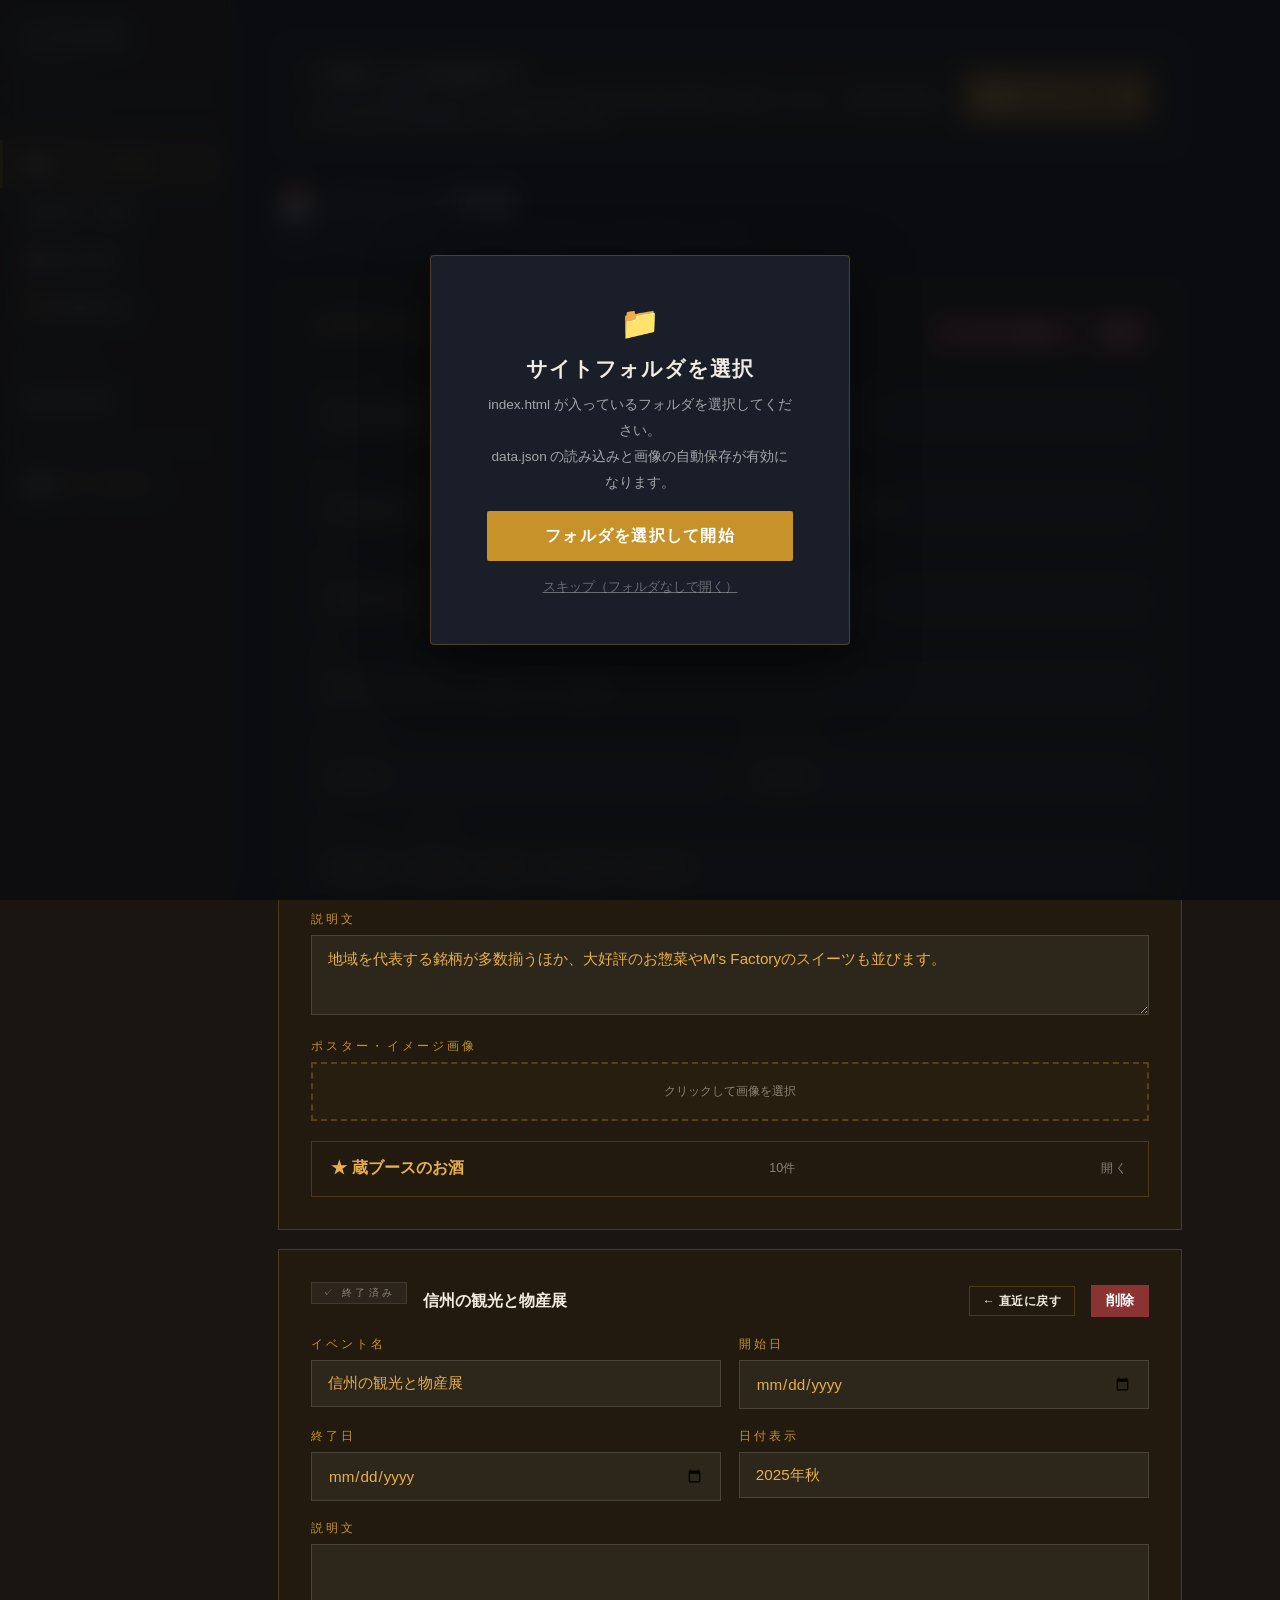
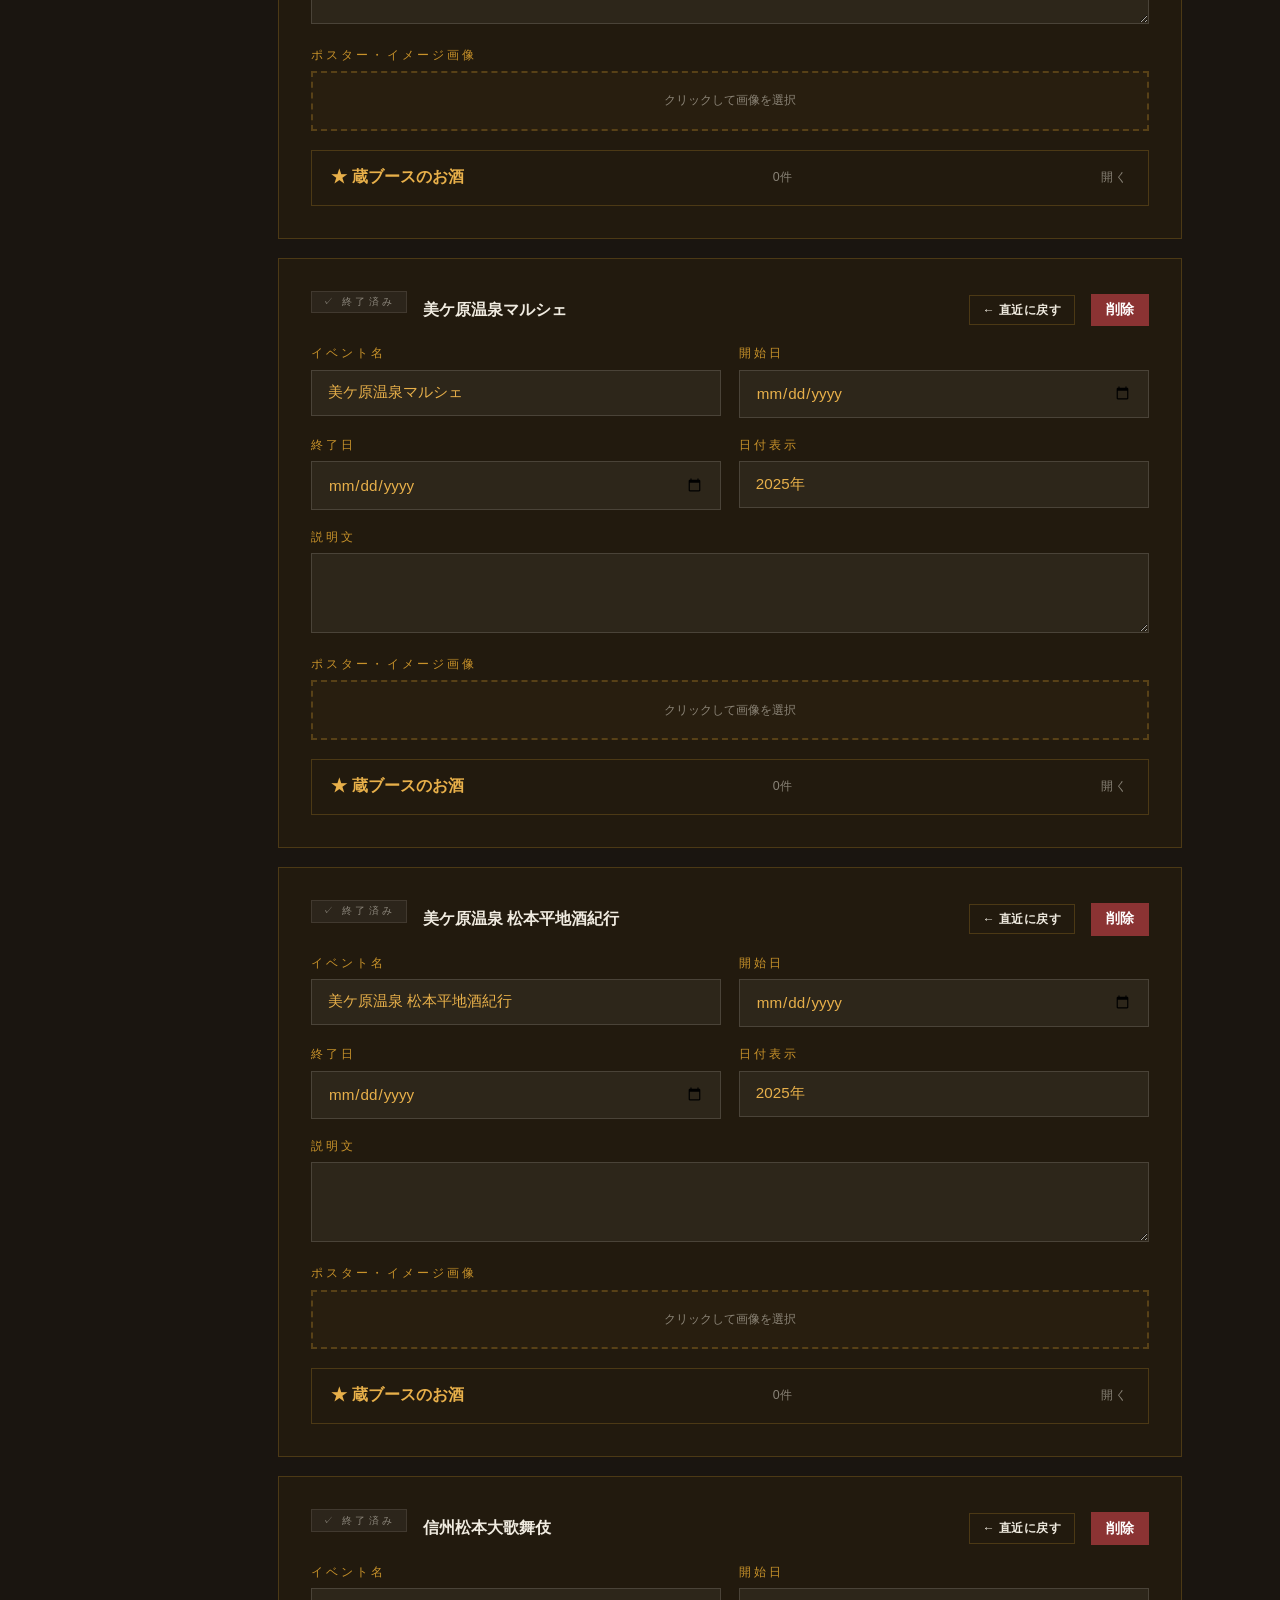
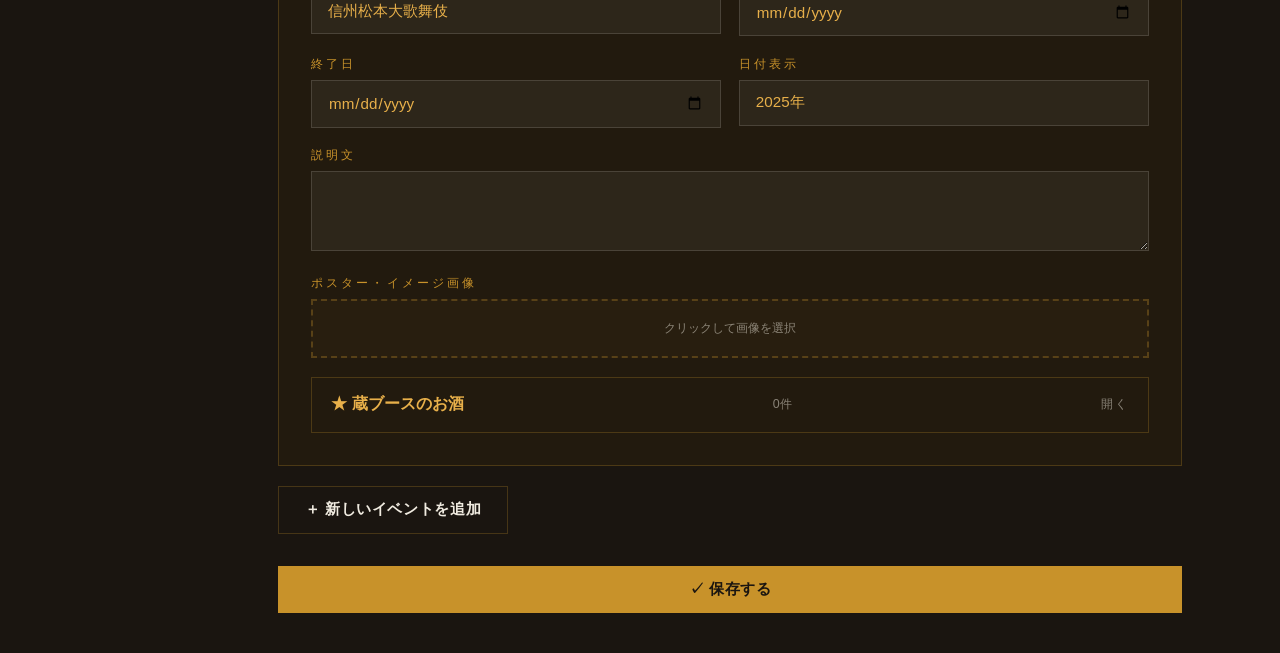
<file: admin.html>
<!DOCTYPE html>
<html lang="ja">
<head>
<meta charset="UTF-8">
<meta name="viewport" content="width=device-width, initial-scale=1.0">
<title>松本地酒家 — 管理画面</title>
<style>
:root{--amber:#C8922A;--amber-lt:#E8B04A;--bg:#1a1510;--sf:#2b1f0e;--sf2:#221a0e;--bd:rgba(200,146,42,0.25);--text:#f0ebe0;--muted:rgba(240,235,224,0.5);--ok:#4a7c4a;--ng:#8b3333;--serif:'Georgia',serif;--sans:'Hiragino Kaku Gothic ProN','Meiryo',sans-serif;}
*{box-sizing:border-box;margin:0;padding:0;}
body{background:var(--bg);color:var(--text);font-family:var(--sans);font-size:16px;}
#app{display:flex;min-height:100vh;}
#sidebar{width:230px;flex-shrink:0;background:var(--sf);border-right:1px solid var(--bd);padding:1.5rem 0;position:sticky;top:0;height:100vh;overflow-y:auto;}
.s-logo{font-family:var(--serif);font-size:1.1rem;letter-spacing:.15em;padding:0 1.5rem 1.5rem;border-bottom:1px solid var(--bd);margin-bottom:1rem;}
.s-label{font-size:.65rem;letter-spacing:.4em;color:var(--amber);text-transform:uppercase;padding:.5rem 1.5rem;margin-top:1rem;}
.nb{display:block;width:100%;text-align:left;padding:.85rem 1.5rem;background:transparent;border:none;color:var(--text);font-family:var(--sans);font-size:1rem;cursor:pointer;transition:background .2s;border-left:3px solid transparent;}
.nb:hover{background:rgba(200,146,42,.08);}.nb.active{background:rgba(200,146,42,.12);border-left-color:var(--amber);color:var(--amber-lt);}
#main{flex:1;padding:2.5rem 3rem;max-width:1000px;}
.panel{display:none;}.panel.active{display:block;}
.ptitle{font-family:var(--serif);font-size:1.8rem;letter-spacing:.08em;margin-bottom:.4rem;}
.psub{font-size:.85rem;color:var(--muted);margin-bottom:2rem;}
/* setup */
#setup{background:rgba(200,146,42,.08);border:1px solid var(--bd);padding:1.5rem 2rem;margin-bottom:2rem;display:flex;align-items:center;gap:1.5rem;flex-wrap:wrap;}
#setup.ok{background:rgba(74,124,74,.1);border-color:rgba(74,124,74,.3);}
.sst{font-size:.88rem;flex:1;}
.sst strong{display:block;font-size:1rem;margin-bottom:.25rem;}
/* card */
.card{background:var(--sf2);border:1px solid var(--bd);padding:2rem;margin-bottom:1.5rem;}
.ctitle{font-size:1.1rem;font-weight:bold;color:var(--amber-lt);margin-bottom:1.5rem;padding-bottom:.8rem;border-bottom:1px solid var(--bd);}
/* field */
.f{margin-bottom:1.2rem;}
.f label{display:block;font-size:.78rem;letter-spacing:.25em;color:var(--amber);margin-bottom:.45rem;text-transform:uppercase;}
.f input,.f select,.f textarea{width:100%;padding:.85rem 1rem;background:rgba(255,255,255,.05);border:1px solid rgba(240,235,224,.15);color:var(--amber-lt);font-family:var(--sans);font-size:.95rem;outline:none;transition:border-color .2s;-webkit-appearance:none;border-radius:0;}
.f input:focus,.f select:focus,.f textarea:focus{border-color:var(--amber);}
.f select option{background:#f6f1e8;color:#1b1712;}
.f textarea{resize:vertical;min-height:80px;}
.hint{font-size:.73rem;color:var(--muted);margin-top:.35rem;}
/* image pick */
.ipick{border:2px dashed rgba(200,146,42,.3);padding:1.2rem;text-align:center;cursor:pointer;transition:border-color .2s;background:rgba(200,146,42,.03);position:relative;}
.ipick:hover{border-color:var(--amber);}
.ipick.has{border-style:solid;border-color:rgba(200,146,42,.5);}
.ipick input[type=file]{position:absolute;inset:0;opacity:0;cursor:pointer;width:100%;height:100%;}
.ith{width:100%;max-height:160px;object-fit:cover;display:none;margin-bottom:.5rem;}
.ith.show{display:block;}
.ilb{font-size:.78rem;color:var(--muted);}
.ilb.named{color:var(--amber-lt);}
/* grid */
.g2{display:grid;grid-template-columns:1fr 1fr;gap:1.1rem;}
.g3{display:grid;grid-template-columns:1fr 1fr 1fr;gap:.9rem;}
.gimg{display:grid;grid-template-columns:repeat(auto-fill,minmax(170px,1fr));gap:1rem;}
/* btn */
.btn{display:inline-flex;align-items:center;gap:.5rem;padding:.8rem 1.6rem;font-family:var(--sans);font-size:.95rem;cursor:pointer;border:none;transition:opacity .2s,transform .1s;letter-spacing:.04em;font-weight:bold;border-radius:0;}
.btn:active{transform:scale(.98);}
.bp{background:var(--amber);color:#1a1510;}.bp:hover{opacity:.88;}
.bs{background:var(--ok);color:#fff;}
.bd{background:var(--ng);color:#fff;font-size:.82rem;padding:.45rem .9rem;}
.bg{background:transparent;border:1px solid var(--bd);color:var(--text);}.bg:hover{border-color:var(--amber);color:var(--amber-lt);}
.bsm{padding:.45rem .9rem;font-size:.85rem;}
.bbl{width:100%;justify-content:center;}
/* list */
.li{background:rgba(255,255,255,.03);border:1px solid var(--bd);padding:1.1rem 1.4rem;margin-bottom:.7rem;display:flex;align-items:center;gap:1rem;}
.lim{flex:1;}.lin{font-size:.97rem;font-weight:bold;margin-bottom:.18rem;}.lis{font-size:.8rem;color:var(--muted);}
.btag{font-size:.68rem;letter-spacing:.18em;padding:.18rem .65rem;background:rgba(200,146,42,.15);color:var(--amber-lt);border:1px solid rgba(200,146,42,.25);}
/* award row */
.ar{display:grid;grid-template-columns:110px 1fr 1fr 1fr auto;gap:.7rem;align-items:center;padding:.75rem 0;border-bottom:1px solid rgba(240,235,224,.06);}
.ar:last-child{border-bottom:none;}
.ar input,.ar select{width:100%;padding:.55rem .75rem;background:rgba(255,255,255,.05);border:1px solid rgba(240,235,224,.12);color:var(--amber-lt);font-family:var(--sans);font-size:.88rem;outline:none;}
.ar input:focus,.ar select:focus{border-color:var(--amber);}
.ar select option{background:#f6f1e8;color:#1b1712;}
/* tabs */
.tabs{display:flex;border-bottom:1px solid var(--bd);margin-bottom:2rem;}
.tb{padding:.65rem 1.4rem;background:transparent;border:none;color:var(--muted);font-family:var(--sans);font-size:.93rem;cursor:pointer;border-bottom:2px solid transparent;position:relative;top:1px;transition:color .2s;}
.tb.active{color:var(--amber-lt);border-bottom-color:var(--amber);}
/* event item */
.ev-item{background:var(--sf2);border:1px solid var(--bd);padding:2rem;margin-bottom:1.2rem;position:relative;}
.ev-status-badge{display:inline-block;font-size:.65rem;letter-spacing:.3em;padding:.2rem .7rem;text-transform:uppercase;margin-bottom:1rem;}
.ev-status-badge.upcoming{background:rgba(200,146,42,.2);color:var(--amber-lt);border:1px solid var(--bd);}
.ev-status-badge.ended{background:rgba(100,100,100,.15);color:var(--muted);border:1px solid rgba(240,235,224,.1);}
.ev-move-btn{font-size:.75rem;padding:.35rem .8rem;}
.sake-booth-editor{padding:0;margin-top:1rem;margin-bottom:0;overflow:hidden;}
.sake-booth-editor summary{list-style:none;display:flex;align-items:center;justify-content:space-between;gap:1rem;padding:1rem 1.2rem;cursor:pointer;color:var(--amber-lt);font-weight:bold;border-bottom:1px solid transparent;}
.sake-booth-editor summary::-webkit-details-marker{display:none;}
.sake-booth-editor summary::after{content:'開く';font-size:.72rem;letter-spacing:.18em;color:var(--muted);font-weight:normal;}
.sake-booth-editor[open] summary{border-bottom-color:var(--bd);}
.sake-booth-editor[open] summary::after{content:'閉じる';}
.sake-booth-editor-body{padding:1.2rem;}
hr.div{border:none;border-top:1px solid var(--bd);margin:1.5rem 0;}
/* export */
.exbox{background:rgba(200,146,42,.05);border:1px solid var(--bd);padding:2rem;text-align:center;margin-top:2rem;}
.steps{display:flex;gap:1rem;justify-content:center;margin:1.5rem 0;flex-wrap:wrap;}
.stp{text-align:center;flex:1;min-width:110px;max-width:145px;}
.stn{width:34px;height:34px;border-radius:50%;background:var(--amber);color:#1a1510;display:flex;align-items:center;justify-content:center;font-weight:bold;font-size:.95rem;margin:0 auto .45rem;}
.stt{font-size:.78rem;color:var(--muted);line-height:1.6;}
/* toast */
#toast{position:fixed;bottom:2rem;right:2rem;padding:.9rem 1.6rem;background:var(--ok);color:#fff;font-size:.95rem;font-weight:bold;z-index:9999;transform:translateY(100px);opacity:0;transition:all .35s ease;pointer-events:none;}
#toast.show{transform:translateY(0);opacity:1;}#toast.err{background:var(--ng);}
@media(max-width:700px){#sidebar{display:none;}#main{padding:1.5rem;}.g2,.g3{grid-template-columns:1fr;}.ar{grid-template-columns:1fr 1fr;}}
/* 起動時フォルダ選択オーバーレイ */
#startup-overlay {
  position: fixed; inset: 0; z-index: 9999;
  background: rgba(10,12,16,0.88);
  backdrop-filter: blur(12px);
  display: flex; align-items: center; justify-content: center;
}
#startup-box {
  background: #1A1E28;
  border: 1px solid rgba(200,146,42,.3);
  border-radius: 4px;
  padding: 3rem 3.5rem;
  text-align: center;
  max-width: 420px;
  width: 90%;
  box-shadow: 0 20px 60px rgba(0,0,0,.6);
}
#startup-btn {
  background: var(--amber);
  color: #fff;
  border: none;
  padding: .9rem 2.5rem;
  font-size: 1rem;
  font-weight: 600;
  letter-spacing: .08em;
  cursor: pointer;
  border-radius: 2px;
  transition: opacity .2s;
  width: 100%;
}
#startup-btn:hover { opacity: .85; }
#startup-btn:disabled { opacity: .5; cursor: default; }
</style>
</head>
<body>
<div id="app">

<aside id="sidebar">
  <div class="s-logo">松本地酒家<br><span style="font-size:.68rem;opacity:.4;letter-spacing:.2em;">管理画面</span></div>
  <div class="s-label">コンテンツ</div>
  <button class="nb active" onclick="SP('p-event',this)">📅 イベント情報</button>
  <button class="nb" onclick="SP('p-products',this)">🍶 商品・価格</button>
  <button class="nb" onclick="SP('p-breweries',this)">🏭 蔵元情報</button>
  <button class="nb" onclick="SP('p-awards',this)">🏆 酒類鑑評会</button>
  <div class="s-label">ビジュアル</div>
  <button class="nb" onclick="SP('p-images',this)">🖼 画像管理</button>
  <hr style="border:none;border-top:1px solid var(--bd);margin:1rem 0;">
  <button class="nb" onclick="SP('p-export',this)" style="color:var(--amber-lt);">💾 保存・書き出し</button>
</aside>

<main id="main">

<div id="setup">
  <div class="sst" id="sst">
    <strong>⚠ 作業フォルダが未設定です</strong>
    「フォルダを選択」でサイトのフォルダ（index.htmlがある場所）を選んでください。画像の自動保存とdata.jsonの直接書き出しが有効になります。
  </div>
  <button class="btn bp" onclick="selRoot()">📁 フォルダを選択</button>
</div>

<!-- ════ イベント ════ -->
<div class="panel active" id="p-event">
  <div class="ptitle">📅 イベント情報</div>
  <div class="psub">直近イベントを複数登録できます。終了後はアーカイブに移動してください。</div>
  <div id="event-items"></div>
  <button class="btn bg" onclick="addEvent()" style="margin-bottom:2rem;">＋ 新しいイベントを追加</button>
  <br><button class="btn bp bbl" onclick="saveAll()">✓ 保存する</button>
</div>

<!-- ════ 商品 ════ -->
<div class="panel" id="p-products">
  <div class="ptitle">🍶 商品・価格</div>
  <div class="psub">商品情報と画像を登録します</div>
  <div id="product-list"></div>
  <button class="btn bg" onclick="addProduct()" style="margin-bottom:1.5rem;">＋ 商品を追加</button>
  <br><button class="btn bp bbl" onclick="saveAll()">✓ 保存する</button>
</div>

<!-- ════ 蔵元 ════ -->
<div class="panel" id="p-breweries">
  <div class="ptitle">🏭 蔵元情報</div>
  <div class="psub">住所・連絡先・背景画像を編集します</div>
  <div class="tabs">
    <button class="tb active" onclick="ST('tm',this)">松本市</button>
    <button class="tb" onclick="ST('ts',this)">塩尻市</button>
    <button class="tb" onclick="ST('ta',this)">安曇野市</button>
  </div>
  <div id="tm"></div>
  <div id="ts" style="display:none;"></div>
  <div id="ta" style="display:none;"></div>
  <button class="btn bp bbl" style="margin-top:2rem;" onclick="saveAll()">✓ 保存する</button>
</div>

<!-- ════ 酒類鑑評会 ════ -->
<div class="panel" id="p-awards">
  <div class="ptitle">🏆 酒類鑑評会</div>
  <div class="psub">受賞記録を追加・削除します</div>
  <div class="card">
    <div class="ctitle">新しい受賞記録を追加</div>
    <div class="g2">
      <div class="f"><label>カテゴリ</label><select id="awcat" onchange="syncAwardCompetition('category')"><option value="national">全国新酒鑑評会</option><option value="kanto">関東信越国税局酒類鑑評会</option></select></div>
      <div class="f"><label>鑑評会名</label><select id="awc" onchange="syncAwardCompetition('competition')"><option>全国新酒鑑評会</option><option>関東信越国税局酒類鑑評会</option></select></div>
      <div class="f"><label>年度・回数</label><input type="text" id="awy" placeholder="例: 令和7年5月 / 第96回"></div>
    </div>
    <div style="font-size:.85rem;color:var(--muted);margin-bottom:.8rem;">受賞内容</div>
    <div id="award-entries">
      <div class="ar"><select><option>金賞</option><option>最優秀賞</option><option>優秀賞</option><option>入賞</option></select><input type="text" placeholder="銘柄名"><input type="text" placeholder="製造者"><input type="text" placeholder="部門"><button class="btn bd bsm" onclick="this.closest('.ar').remove()">削除</button></div>
    </div>
    <button class="btn bg bsm" onclick="addAR()" style="margin-top:1rem;">＋ 受賞を追加</button>
    <hr class="div">
    <button class="btn bs" onclick="saveAward()">✓ この年度を追加する</button>
  </div>
  <div class="card"><div class="ctitle">登録済み</div><div id="award-list"></div></div>
</div>

<!-- ════ 画像管理 ════ -->
<div class="panel" id="p-images">
  <div class="ptitle">🖼 画像管理</div>
  <div class="psub">ヒーロー背景（複数登録・スライドショー）と商品画像を管理します</div>
  <div style="background:rgba(200,146,42,.06);border:1px solid var(--bd);padding:1.2rem 1.5rem;margin-bottom:2rem;font-size:.85rem;line-height:2;color:var(--muted);">
    ⚠ 画像の自動保存にはフォルダ選択が必要です。<br>未設定の場合は手動で <code style="background:rgba(255,255,255,.07);padding:.1rem .4rem;">images/</code> フォルダに置いてください。
  </div>

  <!-- ヒーロー画像（複数） -->
  <div class="card">
    <div class="ctitle">🏞 ヒーロー背景画像（複数登録・スライドショー表示）</div>
    <div style="font-size:.82rem;color:var(--muted);margin-bottom:1.2rem;line-height:1.8;">
      画像を複数登録すると、「一杯の酒に—」のセクションでスライドショーとして表示されます。<br>
      推奨サイズ：<strong>1920×1080px 以上</strong>　対応形式：JPG / PNG / WebP
    </div>
    <div id="hero-images-list" style="display:flex;flex-direction:column;gap:1rem;"></div>
    <button class="btn bg" style="margin-top:1rem;" onclick="addHeroImageSlot()">＋ 画像を追加</button>
  </div>

  <!-- 研究会写真（各2枚） -->
  <div class="card">
    <div class="ctitle">🔬 研究会 写真（各カード2枚まで）</div>
    <div style="font-size:.82rem;color:var(--muted);margin-bottom:1rem;">研究会ページの各カード下部に表示されます。推奨：横長（4:3）</div>
    <div style="display:grid;grid-template-columns:1fr 1fr;gap:1.5rem;">
      <div>
        <div style="font-size:.8rem;color:var(--amber);margin-bottom:.6rem;font-weight:600;">新酒研究会（3月）</div>
        <div id="research-photo-grid-0" style="display:flex;flex-direction:column;gap:.6rem;"></div>
      </div>
      <div>
        <div style="font-size:.8rem;color:var(--amber);margin-bottom:.6rem;font-weight:600;">初のみきり研究会（7月）</div>
        <div id="research-photo-grid-1" style="display:flex;flex-direction:column;gap:.6rem;"></div>
      </div>
    </div>
  </div>

  <!-- 松尾神社写真（3枚） -->
  <div class="card">
    <div class="ctitle">⛩ 松尾神社 写真（3枚）</div>
    <div style="font-size:.82rem;color:var(--muted);margin-bottom:1rem;">松尾神社ページ下部に横3列で表示されます。推奨：横長（4:3）</div>
    <div id="shrine-photo-grid" style="display:grid;grid-template-columns:repeat(3,1fr);gap:.8rem;"></div>
  </div>
</div>

<!-- ════ 保存・書き出し ════ -->
<div class="panel" id="p-export">
  <div class="ptitle">💾 保存・書き出し</div>
  <div class="psub">編集内容をdata.jsonに書き出します</div>
  <div class="exbox">
    <div style="font-size:1.05rem;font-weight:bold;margin-bottom:.5rem;">更新手順</div>
    <div style="font-size:.85rem;color:var(--muted);margin-bottom:1.5rem;">フォルダ選択済みなら「書き出し」ボタンで直接上書き保存されます</div>
    <div class="steps">
      <div class="stp"><div class="stn">1</div><div class="stt">各ページで入力して「保存」</div></div>
      <div class="stp"><div class="stn">2</div><div class="stt">「書き出し」ボタンを押す</div></div>
      <div class="stp"><div class="stn">3</div><div class="stt">フォルダ選択済→自動保存<br>未選択→ダウンロード</div></div>
      <div class="stp"><div class="stn">4</div><div class="stt">ブラウザで確認</div></div>
    </div>
    <button class="btn bp" style="font-size:1.05rem;padding:1rem 3rem;" onclick="exportData()">📥 data.json を書き出す</button>
  </div>
  <div class="card" style="margin-top:2rem;">
    <div class="ctitle">現在のデータ（確認用）</div>
    <pre id="jprev" style="font-size:.71rem;background:rgba(0,0,0,.3);padding:1.1rem;overflow:auto;line-height:1.7;max-height:380px;color:rgba(240,235,224,.65);"></pre>
  </div>
</div>

</main>
</div>
<div id="toast"></div>

<script>
// ── File System Access API ─────────────────────────────────
let rootH=null, imgH=null;

async function selRoot(){
  try {
    // id:'sake-site' でChromeが前回選択したフォルダを記憶する
    rootH=await window.showDirectoryPicker({
      mode:'readwrite',
      id:'sake-site',
    });
    // 選択したフォルダ名をlocalStorageに保存（案内用）
    try{ localStorage.setItem('sake_last_folder', rootH.name); }catch(_){}
    imgH=await rootH.getDirectoryHandle('images',{create:true});
    document.getElementById('setup').classList.add('ok');
    document.getElementById('sst').innerHTML=`<strong>✓ フォルダ接続済み: ${rootH.name}</strong>画像はimages/へ自動保存、data.jsonも直接書き出せます。`;
    await loadJSON();
    toast('フォルダを選択しました: '+rootH.name);
  } catch(e){
    renderAll();
  }
}
async function loadJSON(){
  if(!rootH) return;
  try{
    const fh=await rootH.getFileHandle('data.json');
    const text=await (await fh.getFile()).text();
    const parsed=JSON.parse(text);
    Object.assign(S, parsed);
    normalizeEventSakesState();
    if(!S.events) S.events=[];
    if(!S.heroImages) S.heroImages=[];
    if(!S.pagePhotos) S.pagePhotos={research_0:[],research_1:[],shrine:[]};
    // DOMを先に生成してから画像プレビューを流し込む
    renderAll();
    // 少し待ってDOMが確定してからプレビュー反映
    setTimeout(async ()=>{
      await loadImgPreviews();
      toast('data.jsonを読み込みました');
    }, 100);
  }catch(e){
    console.info('data.json未存在。新規作成します。');
    renderAll();
  }
}

// images/フォルダから登録済み画像をBase64で読み込みプレビューに反映
async function loadImgPreviews(){
  if(!imgH) return;

  // ファイル名→ObjectURL のキャッシュ
  const cache = {};
  async function getUrl(filename){
    if(!filename) return null;
    if(cache[filename]) return cache[filename];
    try{
      const fh = await imgH.getFileHandle(filename);
      const file = await fh.getFile();
      const url = URL.createObjectURL(file);
      cache[filename] = url;
      return url;
    }catch(e){ return null; }
  }

  // 商品画像
  for(let i=0;i<S.products.length;i++){
    const p=S.products[i]; if(!p.image) continue;
    const url=await getUrl(p.image); if(!url) continue;
    const th=document.getElementById('pth-'+i);
    const lb=document.getElementById('plb-'+i);
    if(th){th.src=url;th.classList.add('show');}
    if(lb){lb.textContent='✓ '+p.image;lb.classList.add('named');}
    // ipickにhasクラス
    const wrap=th?.closest('.ipick');
    if(wrap) wrap.classList.add('has');
  }

  // イベント画像
  for(let i=0;i<S.events.length;i++){
    const ev=S.events[i]; if(!ev.image) continue;
    const url=await getUrl(ev.image); if(!url) continue;
    const th=document.getElementById('ev-th-'+i);
    const lb=document.getElementById('ev-lb-'+i);
    if(th){th.src=url;th.classList.add('show');}
    if(lb){lb.textContent='✓ '+ev.image;lb.classList.add('named');}
    const wrap=th?.closest('.ipick');
    if(wrap) wrap.classList.add('has');
  }

  // ヒーロー画像
  for(let i=0;i<(S.heroImages||[]).length;i++){
    const img=S.heroImages[i]; if(!img.file) continue;
    const url=await getUrl(img.file); if(!url) continue;
    const th=document.getElementById('hth-'+i);
    const lb=document.getElementById('hlb-'+i);
    if(th){th.src=url;th.classList.add('show');}
    if(lb){lb.textContent='✓ '+img.file;lb.classList.add('named');}
    const wrap=th?.closest('.ipick');
    if(wrap) wrap.classList.add('has');
  }

  // 研究会画像
  for(const idx of ['0','1']){
    const photos=(S.pagePhotos||{})['research_'+idx]||[];
    for(let i=0;i<photos.length;i++){
      const p=photos[i]; if(!p.file) continue;
      const url=await getUrl(p.file); if(!url) continue;
      const th=document.getElementById('rpth-'+idx+'-'+i);
      const lb=document.getElementById('rplb-'+idx+'-'+i);
      if(th){th.src=url;th.classList.add('show');}
      if(lb){lb.textContent='✓ '+p.file;lb.classList.add('named');}
      const wrap=th?.closest('.ipick');
      if(wrap) wrap.classList.add('has');
    }
  }

  // 松尾神社画像
  const shrine=(S.pagePhotos||{}).shrine||[];
  for(let i=0;i<shrine.length;i++){
    const p=shrine[i]; if(!p.file) continue;
    const url=await getUrl(p.file); if(!url) continue;
    const th=document.getElementById('spth-'+i);
    const lb=document.getElementById('splb-'+i);
    if(th){th.src=url;th.classList.add('show');}
    if(lb){lb.textContent='✓ '+p.file;lb.classList.add('named');}
    const wrap=th?.closest('.ipick');
    if(wrap) wrap.classList.add('has');
  }
}
async function saveImg(file,name){
  if(!imgH) return false;
  try{
    const fh=await imgH.getFileHandle(name,{create:true});
    const w=await fh.createWritable();
    await w.write(file); await w.close(); return true;
  }catch(e){ return false; }
}
async function saveJSON(str){
  return saveFile('data.json', str);
}
async function saveFile(name,str){
  if(!rootH) return false;
  try{
    const fh=await rootH.getFileHandle(name,{create:true});
    const w=await fh.createWritable();
    await w.write(str); await w.close(); return true;
  }catch(e){ return false; }
}
async function readFileText(name){
  if(!rootH) return null;
  try{
    const fh=await rootH.getFileHandle(name);
    return await (await fh.getFile()).text();
  }catch(e){ return null; }
}

// ── STATE ──────────────────────────────────────────────────
const S={
  events:[
    {id:'2026-spring',status:'upcoming',title:'松本平の地酒を味わう会',date:'2026-04-11',dateLabel:'2026年4月11日（土）',time1:'14:00〜15:30',time2:'16:00〜17:30',venue:'信毎メディアガーデン 1階ホール（松本市）',fee:'3,000円',feeAdvance:'2,500円',ticketShops:'相澤酒店・中島酒店・米田屋・三代澤酒店・穂高酒店',desc:'地域を代表する銘柄が多数揃うほか、大好評のお惣菜やM\'s Factoryのスイーツも並びます。',image:''},
    {id:'2025-kanko',status:'ended',title:'信州の観光と物産展',dateLabel:'2025年秋',desc:'',image:''},
    {id:'2025-marche',status:'ended',title:'美ケ原温泉マルシェ',dateLabel:'2025年',desc:'',image:''},
    {id:'2025-kikou',status:'ended',title:'美ケ原温泉 松本平地酒紀行',dateLabel:'2025年',desc:'',image:''},
    {id:'2025-kabuki',status:'ended',title:'信州松本大歌舞伎',dateLabel:'2025年',desc:'',image:''},
  ],
  sakes:[
    {brewery:'深志鶴 ／ 奥沢商会',name:'本醸造',desc:'すっきりした中に味わいがあるバランスの良いお酒です。'},
    {brewery:'善哉 ／ 善哉酒造',name:'純米大吟醸 金紋錦',desc:'おだやかな香りと、スッキリとした旨味の飲みやすい純米大吟醸です。'},
    {brewery:'岩波 ／ 岩波酒造',name:'純米吟醸 無濾過生原酒',desc:'原酒ならではの深い味わいの生原酒です。'},
    {brewery:'笹の誉 ／ 笹井酒造',name:'純米大吟醸 しずく採り 花酵母',desc:'秋田流花酵母AK-1を使用した新しい笹の誉。'},
    {brewery:'大信州 ／ 大信州酒造',name:'GI NAGANO 金紋錦',desc:'飲酒適温15℃。金目鯛の煮つけに相性よし。'},
    {brewery:'アルプス正宗 ／ 亀田屋酒造店',name:'純米吟醸 美山錦',desc:'スッキリとした辛口。優しい香りと口当たり。'},
    {brewery:'高波 ／ 丸永酒造場',name:'大吟醸',desc:'華やかな吟醸香で雑味が少ないきれいな甘味。'},
    {brewery:'和饗 ／ 和饗酒造',name:'純米吟醸',desc:'さわやかな口当たりと豊かな米の味わい。'},
    {brewery:'美寿々 ／ 美寿々酒造',name:'純米吟醸 美山錦 無濾過生',desc:'軽快でさわやかな香りとバランスのとれた旨味。'},
    {brewery:'酔園 ／ EH酒造',name:'幻の酒 ブルー 純米吟醸',desc:'芳醇でキレのある味わいの純米吟醸です。'},
  ],
  products:[
    {num:1,brewery:'合名会社奥沢商会',name:'深志鶴 本醸造',type:'本醸造',desc:'すっきりとした味の本醸造',al:'15',volume:'720',price:'1,045',image:''},
    {num:2,brewery:'岩波酒造合資会社',name:'鏡花水月 純米吟醸',type:'純米吟醸',desc:'まろやかでコクのある味',al:'15',volume:'720',price:'1,760',image:''},
    {num:3,brewery:'笹井酒造株式会社',name:'笹の誉 風穴貯蔵 純米吟醸',type:'純米吟醸',desc:'稲核の風穴で一定期間貯蔵',al:'16',volume:'720',price:'1,980',image:''},
    {num:4,brewery:'株式会社亀田屋酒造店',name:'亀乃世 大吟醸',type:'大吟醸',desc:'香りが高くきれいな味わい',al:'15',volume:'720',price:'3,850',image:''},
    {num:5,brewery:'合資会社丸永酒造場',name:'高波 大吟醸',type:'大吟醸',desc:'山田錦39%使用',al:'15',volume:'720',price:'3,300',image:''},
    {num:6,brewery:'和饗酒造株式会社',name:'和饗 純米吟醸酒',type:'純米吟醸',desc:'なつかしい味わいのお酒',al:'15',volume:'720',price:'2,090',image:''},
    {num:7,brewery:'美寿々酒造株式会社',name:'美寿々 純米吟醸原酒',type:'純米吟醸原酒',desc:'長野県産美山錦49%精米使用',al:'15',volume:'720',price:'1,650',image:''},
    {num:8,brewery:'ＥＨ酒造株式会社',name:'酔園 幻の酒ブルー',type:'純米吟醸',desc:'おしゃれなコルクラベル',al:'15',volume:'720',price:'1,600',image:''},
  ],
  breweries:{
    matsumoto:[
      {name:'深志鶴',maker:'（名）奥沢商会',zip:'390-0811',address:'松本市中央2-1-20',tel:'0263(32)0734',fax:'0263(32)9054',email:'yoikana@po.mcci.or.jp',website:'',image:''},
      {name:'善哉',maker:'善哉酒造（株）',zip:'390-0874',address:'松本市大手5-4-24',tel:'0263(32)0734',fax:'0263(32)9054',email:'yoikana@po.mcci.or.jp',website:'https://yoikanasyuzou.jimdosite.com/',image:''},
      {name:'岩波',maker:'岩波酒造（資）',zip:'390-0221',address:'松本市里山辺5159',tel:'0263(25)1300',fax:'0263(25)6300',email:'iwanami@po.mcci.or.jp',website:'https://iwanami-sake.com/',image:''},
      {name:'笹の誉',maker:'笹井酒造（株）',zip:'390-0851',address:'松本市島内3682',tel:'0263(47)0762',fax:'0263(47)1421',email:'sake@sasanohomare.co.jp',website:'http://www.sasanohomare.co.jp/',image:''},
      {name:'大信州',maker:'大信州酒造（株）',zip:'390-0852',address:'松本市島立2380',tel:'0263(47)0895',fax:'0263(47)8007',email:'info@daishinsyu.com',website:'https://www.daishinsyu.com/',image:''},
      {name:'アルプス正宗',maker:'（株）亀田屋酒造店',zip:'390-0852',address:'松本市島立2748',tel:'0263(47)1320',fax:'0263(47)7056',email:'kametaya@chive.ocn.ne.jp',website:'https://www.kametaya.co.jp/',image:''},
    ],
    shiojiri:[
      {name:'高波',maker:'（資）丸永酒造場',zip:'399-0703',address:'塩尻市広丘高出840',tel:'0263(52)2633',fax:'0263(54)4749',email:'mail@takanami-sake.co.jp',website:'https://www.takanami-sake.com/',image:''},
      {name:'和饗',maker:'和饗酒造（株）',zip:'399-0700',address:'塩尻市塩尻町140',tel:'0263(52)0302',fax:'0263(52)3410',email:'',website:'https://wakyo-shuzo.com/',image:''},
      {name:'美寿々',maker:'美寿々酒造（株）',zip:'399-6462',address:'塩尻市洗馬2402',tel:'0263(52)0013',fax:'0263(54)3581',email:'info@misuzushuzo.com',website:'http://www.appale.ne.jp/~misuzu/',image:''},
    ],
    azumino:[
      {name:'酔園',maker:'ＥＨ酒造（株）',zip:'399-8204',address:'安曇野市豊科高家1090-1',tel:'0263(72)2828',fax:'0263(72)6268',email:'mail@suien.co.jp',website:'https://suien-sake.com/',image:''},
    ],
  },
  awards:[
    {category:'kanto',competition:'関東信越国税局酒類鑑評会',year:'第96回（令和7年11月）',entries:[{award:'優秀賞',brand:'アルプス正宗',maker:'（株）亀田屋酒造店',division:'純米吟醸の部'},{award:'優秀賞',brand:'アルプス正宗',maker:'（株）亀田屋酒造店',division:'純米の部'}]},
    {category:'national',competition:'全国新酒鑑評会',year:'令和6酒造年度（令和7年5月）',entries:[{award:'金賞',brand:'アルプス正宗',maker:'（株）亀田屋酒造店',division:''},{award:'入賞',brand:'美寿々',maker:'美寿々酒造（株）',division:''},{award:'入賞',brand:'大信州',maker:'大信州酒造（株）',division:''}]},
  ],
  images:{hero:'',products:[]},
  heroImages:[
    {file:'',alt:'信州松本の清流'},
    {file:'',alt:''},
    {file:'',alt:''},
  ],
  pagePhotos:{
    research_0:[{file:'',alt:'新酒研究会'},{file:'',alt:'新酒研究会'}],
    research_1:[{file:'',alt:'初のみきり研究会'},{file:'',alt:'初のみきり研究会'}],
    shrine:[{file:'',alt:'松尾神社'},{file:'',alt:'松尾神社'},{file:'',alt:'松尾神社'}],
  },
};

// ── 画像ピック ─────────────────────────────────────────────
async function pickImg(input,thumbId,lblId,role){
  const file=input.files[0]; if(!file) return;
  // プレビュー
  const reader=new FileReader();
  reader.onload=e=>{
    const th=document.getElementById(thumbId);
    if(th){th.src=e.target.result;th.classList.add('show');}
    const lb=document.getElementById(lblId);
    if(lb){lb.textContent='✓ '+file.name;lb.classList.add('named');}
  };
  reader.readAsDataURL(file);
  // images/へ保存
  const ok=imgH?await saveImg(file,file.name):false;
  // state更新 ── role が数値または数値文字列なら商品インデックス
  const numRole = parseInt(role);
  if(role==='hero') {
    S.images.hero=file.name;
  } else if(!isNaN(numRole) && S.products[numRole]) {
    // 数値・数値文字列どちらでも対応
    S.products[numRole].image=file.name;
  } else if(typeof role==='string'&&role.startsWith('ev:')){
    const idx=parseInt(role.slice(3));
    if(S.events[idx]) S.events[idx].image=file.name;
  } else if(typeof role==='string'&&role.startsWith('br:')){
    const [,reg,idx]=role.split(':');
    if(S.breweries[reg]&&S.breweries[reg][parseInt(idx)]) S.breweries[reg][parseInt(idx)].image=file.name;
  }
  if(ok) toast('✓ images/'+file.name+' に保存しました');
  else if(imgH) toast('画像保存に失敗しました',true);
  else toast(file.name+'を記録。imagesフォルダに手動で置いてください');
}

// ── イベント ───────────────────────────────────────────────
function renderEvents(){
  const el=document.getElementById('event-items');
  el.innerHTML=S.events.map((ev,i)=>{
    const isUp=ev.status==='upcoming';
    const imgSrc=ev.image?`images/${E(ev.image)}`:'';
    return `<div class="ev-item">
      <div style="display:flex;align-items:center;gap:1rem;margin-bottom:1rem;flex-wrap:wrap;">
        <span class="ev-status-badge ${isUp?'upcoming':'ended'}">${isUp?'▶ 直近イベント':'✓ 終了済み'}</span>
        <strong style="flex:1;font-size:1rem;">${E(ev.title||'（未入力）')}</strong>
        ${isUp
          ?`<button class="btn bd bsm ev-move-btn" onclick="moveToArchive(${i})" title="終了済みに移動">アーカイブへ移動 →</button>`
          :`<button class="btn bg bsm ev-move-btn" onclick="moveToUpcoming(${i})" title="直近イベントに戻す">← 直近に戻す</button>`
        }
        <button class="btn bd bsm" onclick="deleteEvent(${i})">削除</button>
      </div>
      <div class="g2">
        <div class="f"><label>イベント名</label><input type="text" value="${E(ev.title||'')}" oninput="S.events[${i}].title=this.value;S.events[${i}].id='ev-'+Date.now()"></div>
        <div class="f"><label>開始日</label><input type="date" value="${E(ev.date||'')}" oninput="updateEventDates(${i}, this.value, S.events[${i}].endDate||'')"></div>
      </div>
      <div class="g2">
        <div class="f"><label>終了日</label><input type="date" value="${E(ev.endDate||'')}" oninput="updateEventDates(${i}, S.events[${i}].date||'', this.value)"></div>
        <div class="f"><label>日付表示</label><input type="text" value="${E(eventDateLabel(ev))}" readonly></div>
      </div>
      ${isUp?`
      <div class="g2">
        <div class="f"><label>第1部</label><input type="text" value="${E(ev.time1||'')}" oninput="S.events[${i}].time1=this.value"></div>
        <div class="f"><label>第2部</label><input type="text" value="${E(ev.time2||'')}" oninput="S.events[${i}].time2=this.value"></div>
      </div>
      <div class="f"><label>会場</label><input type="text" value="${E(ev.venue||'')}" oninput="S.events[${i}].venue=this.value"></div>
      <div class="g2">
        <div class="f"><label>会費（当日）</label><input type="text" value="${E(ev.fee||'')}" oninput="S.events[${i}].fee=this.value"></div>
        <div class="f"><label>会費（前売り）</label><input type="text" value="${E(ev.feeAdvance||'')}" oninput="S.events[${i}].feeAdvance=this.value"></div>
      </div>
      <div class="f"><label>前売りチケット販売店</label><input type="text" value="${E(ev.ticketShops||'')}" oninput="S.events[${i}].ticketShops=this.value"></div>`:''}
      <div class="f"><label>説明文</label><textarea rows="2" oninput="S.events[${i}].desc=this.value">${E(ev.desc||'')}</textarea></div>
      <div class="f">
        <label>ポスター・イメージ画像</label>
        <div class="ipick ${ev.image?'has':''}" onclick="document.getElementById('ev-fi-${i}').click()">
          <input type="file" id="ev-fi-${i}" accept="image/*" onclick="event.stopPropagation()" onchange="pickImg(this,'ev-th-${i}','ev-lb-${i}','ev:${i}')">
          <img id="ev-th-${i}" class="ith ${ev.image?'show':''}" alt="" ${imgSrc?`src="${imgSrc}"`:''}>
          <div id="ev-lb-${i}" class="ilb ${ev.image?'named':''}">${ev.image?'✓ '+E(ev.image):'クリックして画像を選択'}</div>
        </div>
      </div>
      <details class="card sake-booth-editor">
        <summary><span>★ 蔵ブースのお酒</span><span style="font-size:.78rem;color:var(--muted);font-weight:normal;">${Array.isArray(ev.sakes)?ev.sakes.length:0}件</span></summary>
        <div class="sake-booth-editor-body">
          <div id="event-sakes-${i}" style="display:flex;flex-direction:column;gap:.8rem;"></div>
          <button class="btn bg bsm" type="button" onclick="addEventSake(${i})" style="margin-top:1rem;">＋ 銘柄を追加</button>
        </div>
      </details>
    </div>`;
  }).join('');
  S.events.forEach((_,i)=>renderEventSakeRows(i));
}

function addEvent(){
  S.events.unshift({id:'ev-'+Date.now(),status:'upcoming',title:'',date:'',endDate:'',dateLabel:'',time1:'',time2:'',venue:'',fee:'',feeAdvance:'',ticketShops:'',desc:'',image:'',sakes:[]});
  renderEvents(); document.getElementById('event-items').firstElementChild?.scrollIntoView({behavior:'smooth'});
}
function deleteEvent(i){ if(!confirm('削除しますか？')) return; S.events.splice(i,1); renderEvents(); }
function moveToArchive(i){ S.events[i].status='ended'; renderEvents(); toast('アーカイブに移動しました'); }
function moveToUpcoming(i){ S.events[i].status='upcoming'; renderEvents(); toast('直近イベントに戻しました'); }
function renderEventSakeRows(eventIndex){
  const wrap=document.getElementById('event-sakes-'+eventIndex);
  if(!wrap) return;
  const event=S.events[eventIndex];
  if(!Array.isArray(event.sakes)) event.sakes=[];
  if(!event.sakes.length){
    wrap.innerHTML='<div style="font-size:.82rem;color:var(--muted);padding:.6rem 0;">まだ登録がありません</div>';
    return;
  }
  wrap.innerHTML=event.sakes.map((sake,sakeIndex)=>`
    <div style="border:1px solid var(--bd);padding:1rem;background:rgba(255,255,255,.03);">
      <div class="g2">
        <div class="f"><label>蔵元名</label><input type="text" value="${E(sake.brewery||'')}" oninput="S.events[${eventIndex}].sakes[${sakeIndex}].brewery=this.value"></div>
        <div class="f"><label>銘柄名</label><input type="text" value="${E(sake.name||'')}" oninput="S.events[${eventIndex}].sakes[${sakeIndex}].name=this.value"></div>
      </div>
      <div class="f" style="margin-bottom:.4rem;"><label>特徴</label><textarea rows="2" oninput="S.events[${eventIndex}].sakes[${sakeIndex}].desc=this.value">${E(sake.desc||'')}</textarea></div>
      <button class="btn bd bsm" type="button" onclick="deleteEventSake(${eventIndex},${sakeIndex})">削除</button>
    </div>
  `).join('');
}
function addEventSake(eventIndex){
  if(!Array.isArray(S.events[eventIndex].sakes)) S.events[eventIndex].sakes=[];
  S.events[eventIndex].sakes.push({brewery:'',name:'',desc:''});
  renderEventSakeRows(eventIndex);
}
function deleteEventSake(eventIndex,sakeIndex){
  S.events[eventIndex].sakes.splice(sakeIndex,1);
  renderEventSakeRows(eventIndex);
}

// ── 商品 ───────────────────────────────────────────────────
function renderProducts(){
  const el=document.getElementById('product-list');
  el.innerHTML=S.products.map((p,i)=>{
    const imgSrc=p.image?`images/${E(p.image)}`:'';
    return `<div class="card" style="margin-bottom:1rem;">
      <div style="display:flex;align-items:center;gap:1rem;margin-bottom:1rem;">
        <span style="font-size:1.4rem;font-family:serif;color:var(--amber);opacity:.5;">No.${p.num}</span>
        <div style="font-size:1rem;font-weight:bold;">${E(p.name||'（未設定）')}</div>
        <div style="margin-left:auto;"><button class="btn bd bsm" onclick="delProd(${i})">削除</button></div>
      </div>
      <div class="g2">
        <div class="f"><label>蔵元・製造場</label><input type="text" value="${E(p.brewery||'')}" oninput="S.products[${i}].brewery=this.value"></div>
        <div class="f"><label>銘柄名</label><input type="text" value="${E(p.name||'')}" oninput="S.products[${i}].name=this.value"></div>
      </div>
      <div class="g3">
        <div class="f"><label>種別</label><input type="text" value="${E(p.type||'')}" oninput="S.products[${i}].type=this.value"></div>
        <div class="f"><label>AL(%)</label><input type="number" value="${p.al||''}" oninput="S.products[${i}].al=this.value"></div>
        <div class="f"><label>容量(ml)</label><input type="number" value="${p.volume||''}" oninput="S.products[${i}].volume=this.value"></div>
      </div>
      <div class="g2">
        <div class="f"><label>価格（税込・円）</label><input type="text" value="${E(p.price||'')}" oninput="S.products[${i}].price=this.value"></div>
        <div class="f"><label>特徴</label><input type="text" value="${E(p.desc||'')}" oninput="S.products[${i}].desc=this.value"></div>
      </div>
      <div class="f">
        <label>商品画像</label>
        <div class="hint" style="margin-bottom:.4rem;">推奨サイズ：<strong>400 × 1500 px</strong> 前後の縦長PNG（瓶全体が写るもの）。背景は黒または白。</div>
        <div class="ipick ${p.image?'has':''}" onclick="document.getElementById('pi-${i}').click()">
          <input type="file" id="pi-${i}" accept="image/*" onclick="event.stopPropagation()" onchange="pickImg(this,'pth-${i}','plb-${i}',${i})">
          <img id="pth-${i}" class="ith ${p.image?'show':''}" alt="" ${imgSrc?`src="${imgSrc}"`:''}>
          <div id="plb-${i}" class="ilb ${p.image?'named':''}">${p.image?'✓ '+E(p.image):'🍶 クリックして商品画像を選択'}</div>
        </div>
      </div>
    </div>`;
  }).join('');
}
function delProd(i){ if(!confirm('削除しますか？')) return; S.products.splice(i,1); renderProducts(); }
function addProduct(){
  S.products.push({num:S.products.length+1,brewery:'',name:'',type:'',al:'15',volume:'720',price:'',desc:'',image:''});
  renderProducts(); document.getElementById('product-list').lastElementChild?.scrollIntoView({behavior:'smooth'});
}

// ── 商品画像グリッド ────────────────────────────────────────
function renderProdImgGrid(){
  const el=document.getElementById('prod-img-grid'); if(!el) return;
  el.innerHTML=S.products.map((p,i)=>{
    const imgSrc=p.image?`images/${E(p.image)}`:'';
    return `<div>
      <div style="font-size:.73rem;color:var(--amber);margin-bottom:.4rem;">No.${p.num} ${E(p.name||'商品'+(i+1))}</div>
      <div class="ipick ${p.image?'has':''}" onclick="document.getElementById('pig-${i}').click()">
        <input type="file" id="pig-${i}" accept="image/*" onclick="event.stopPropagation()" onchange="pickImg(this,'pigt-${i}','pigl-${i}',${i})">
        <img id="pigt-${i}" class="ith ${p.image?'show':''}" alt="" ${imgSrc?`src="${imgSrc}"`:''}>
        <div id="pigl-${i}" class="ilb ${p.image?'named':''}">${p.image?'✓ '+E(p.image):'🍶 画像を選択'}</div>
      </div>
    </div>`;
  }).join('');
}

// ── 蔵元（画像登録付き） ────────────────────────────────────
function renderBreweries(){
  const map={matsumoto:'tm',shiojiri:'ts',azumino:'ta'};
  Object.entries(map).forEach(([region,tabId])=>{
    const el=document.getElementById(tabId); if(!el) return;
    el.innerHTML=(S.breweries[region]||[]).map((b,i)=>{
      const imgSrc=b.image?`images/${E(b.image)}`:'';
      return `<div class="card" style="margin-bottom:1rem;">
        <div class="ctitle">${E(b.name)} ／ ${E(b.maker)}</div>
        <div class="g2">
          <div class="f"><label>銘柄名</label><input type="text" value="${E(b.name||'')}" oninput="S.breweries['${region}'][${i}].name=this.value"></div>
          <div class="f"><label>製造場名</label><input type="text" value="${E(b.maker||'')}" oninput="S.breweries['${region}'][${i}].maker=this.value"></div>
        </div>
        <div class="g2">
          <div class="f"><label>郵便番号</label><input type="text" value="${E(b.zip||'')}" oninput="S.breweries['${region}'][${i}].zip=this.value"></div>
          <div class="f"><label>住所</label><input type="text" value="${E(b.address||'')}" oninput="S.breweries['${region}'][${i}].address=this.value"></div>
        </div>
        <div class="g2">
          <div class="f"><label>電話番号</label><input type="tel" value="${E(b.tel||'')}" oninput="S.breweries['${region}'][${i}].tel=this.value"></div>
          <div class="f"><label>FAX</label><input type="tel" value="${E(b.fax||'')}" oninput="S.breweries['${region}'][${i}].fax=this.value"></div>
        </div>
        <div class="g2">
          <div class="f"><label>メールアドレス</label><input type="email" value="${E(b.email||'')}" oninput="S.breweries['${region}'][${i}].email=this.value"></div>
          <div class="f"><label>公式サイトURL</label><input type="url" value="${E(b.website||'')}" placeholder="https://example.com/" oninput="S.breweries['${region}'][${i}].website=this.value"></div>
        </div>
        <div class="hint" style="margin-top:-.5rem;margin-bottom:1rem;">URLを入れると公開ページの「詳しく見る →」から各蔵元サイトへリンクします。未入力ならリンクなしで表示されます。</div>
        <div class="f">
          <label>蔵元カード 背景画像</label>
          <div class="ipick ${b.image?'has':''}" onclick="document.getElementById('bri-${region}-${i}').click()">
            <input type="file" id="bri-${region}-${i}" accept="image/*" onclick="event.stopPropagation()" onchange="pickImg(this,'brth-${region}-${i}','brlb-${region}-${i}','br:${region}:${i}')">
            <img id="brth-${region}-${i}" class="ith ${b.image?'show':''}" alt="" ${imgSrc?`src="${imgSrc}"`:''}>
            <div id="brlb-${region}-${i}" class="ilb ${b.image?'named':''}">${b.image?'✓ '+E(b.image):'クリックして背景画像を選択（蔵の外観や風景など）'}</div>
          </div>
          <div class="hint">選択した画像が蔵元カードの背景に半透明で表示されます</div>
        </div>
      </div>`;
    }).join('');
  });
}

// ── 受賞 ───────────────────────────────────────────────────
function addAR(){
  const row=document.createElement('div'); row.className='ar';
  row.innerHTML=`<select><option>金賞</option><option>最優秀賞</option><option>優秀賞</option><option>入賞</option></select><input type="text" placeholder="銘柄名"><input type="text" placeholder="製造者"><input type="text" placeholder="部門"><button class="btn bd bsm" onclick="this.closest('.ar').remove()">削除</button>`;
  document.getElementById('award-entries').appendChild(row);
}
function awardCategoryOf(a){
  if(a?.category==='national'||a?.category==='kanto') return a.category;
  return a?.competition?.includes('全国') ? 'national' : 'kanto';
}
function awardCategoryLabel(key){
  return key==='national' ? '全国新酒鑑評会' : '関東信越国税局酒類鑑評会';
}
function syncAwardCompetition(source){
  const cat=document.getElementById('awcat');
  const comp=document.getElementById('awc');
  if(!cat||!comp) return;
  if(source==='category'){
    comp.value=awardCategoryLabel(cat.value);
    return;
  }
  cat.value=comp.value.includes('全国') ? 'national' : 'kanto';
}
function normalizeAwards(){
  if(!Array.isArray(S.awards)) S.awards=[];
  S.awards=S.awards.map(a=>({ ...a, category: awardCategoryOf(a) }));
}
function saveAward(){
  const category=G('awcat'),comp=G('awc'),year=G('awy'); if(!year.trim()){alert('年度を入力してください');return;}
  const entries=[];
  document.querySelectorAll('#award-entries .ar').forEach(row=>{
    const [sel,b1,b2,b3]=row.querySelectorAll('select,input');
    if(b1.value.trim()) entries.push({award:sel.value,brand:b1.value,maker:b2.value,division:b3.value});
  });
  S.awards.unshift({category,competition:comp,year,entries});
  renderAwardList(); toast('受賞記録を追加しました');
}
function renderAwardList(){
  normalizeAwards();
  const el=document.getElementById('award-list');
  if(!S.awards.length){el.innerHTML='<p style="color:var(--muted);font-size:.9rem;padding:1rem 0;">まだ記録がありません</p>';return;}
  el.innerHTML=S.awards.map((a,i)=>`
    <div class="li">
      <div class="lim"><div class="lin">${a.year}</div><div class="lis">${awardCategoryLabel(awardCategoryOf(a))} ／ ${a.competition} — ${a.entries.length}件</div></div>
      <span class="btag">${a.entries.some(e=>e.award==='金賞')?'金賞':a.entries.some(e=>e.award==='最優秀賞')?'最優秀賞':'優秀賞等'}</span>
      <button class="btn bd bsm" onclick="delAward(${i})">削除</button>
    </div>`).join('');
}
function delAward(i){ if(!confirm('削除しますか？')) return; S.awards.splice(i,1); renderAwardList(); }

// ── 保存・書き出し ─────────────────────────────────────────
function saveAll(){ exportData(); }
async function exportData(){
  normalizeEventSakesState();
  normalizeEventDatesState();
  normalizeBreweriesState();
  const out={...S};
  delete out.sakes;
  const files = {
    'data.json': JSON.stringify(out,null,2)
  };
  upPrev();
  if(rootH){
    const results = await Promise.all(Object.entries(files).map(([name,content]) => saveFile(name, content)));
    const htmlOk = await writeStaticPagePayloads(buildInlinePayloads(out));
    if(results.every(Boolean) && htmlOk){toast('✓ data.json と公開用HTMLを保存しました');return;}
  }
  Object.entries(files).forEach(([name,content])=>{
    const a=document.createElement('a');
    a.href=URL.createObjectURL(new Blob([content],{type:'application/json'}));
    a.download=name;
    a.click();
  });
  toast('公開用データを含むJSONを書き出しました');
}
function upPrev(){ const el=document.getElementById('jprev'); if(el) el.textContent=JSON.stringify(S,null,2); }
function buildInlinePayloads(data){
  return {
    'index.html': {
      events: data.events || [],
      breweries: data.breweries || {},
      products: data.products || [],
      images: data.images || {},
      heroImages: data.heroImages || [],
      pagePhotos: data.pagePhotos || {}
    },
    'purchase.html': {
      products: data.products || []
    },
    'awards.html': {
      awards: data.awards || []
    }
  };
}
function buildStaticHtml(name, payload, html){
  const doc = new DOMParser().parseFromString(html, 'text/html');
  doc.body.dataset.staticRendered = '1';
  const scriptEl = doc.getElementById('static-site-data');
  if(scriptEl) scriptEl.remove(); // static-site-dataを削除

  if(name === 'index.html'){
    fillIndexStaticContent(doc, payload);
  } else if(name === 'purchase.html'){
    const grid = doc.getElementById('products-dynamic-grid');
    if(grid) grid.innerHTML = renderStaticProducts(payload.products || []);
  } else if(name === 'awards.html'){
    const list = doc.getElementById('awards-dynamic-list');
    if(list) list.innerHTML = renderStaticAwards(payload.awards || []);
  }
  return '<!DOCTYPE html>\n' + doc.documentElement.outerHTML;
}
async function writeStaticPagePayloads(payloads){
  if(!rootH) return false;
  const results = await Promise.all(Object.entries(payloads).map(async ([name,payload])=>{
    const html = await readFileText(name);
    if(!html) return false;
    const replaced = buildStaticHtml(name, payload, html);
    return saveFile(name, replaced);
  }));
  return results.every(Boolean);
}
function escapeInlineJson(payload){
  return JSON.stringify(payload, null, 2)
    .replace(/</g, '\\u003c')
    .replace(/>/g, '\\u003e');
}
function fillIndexStaticContent(doc, payload){
  const events = payload.events || [];
  const breweries = payload.breweries || {};
  const products = payload.products || [];
  const heroImages = payload.heroImages || [];
  const pagePhotos = payload.pagePhotos || {};

  const slides = doc.getElementById('nsSlides');
  const dots = doc.getElementById('nssDots');
  const controls = doc.getElementById('heroControls');
  const heroImgs = heroImages.filter(img=>img.file);
  if(slides && heroImgs.length){
    slides.innerHTML = heroImgs.map((img, i) => `
      <div class="nss-slide${i === 0 ? ' active' : ''}">
        <div class="nss-slide-img" style="background-image:url('images/${E(img.file)}');background-size:cover;background-position:center;"></div>
        <div class="nss-slide-sub">信州松本平の</div>
        <div class="nss-content">
          <div class="nss-quote-wrap">
            <p class="nss-quote-main">「一杯の酒に、<br><em>山と里の物語</em>が宿る」</p>
            <p class="nss-quote-attr">— 信州松本平の地酒職人より —</p>
          </div>
        </div>
      </div>`).join('');
  }
  if(dots) dots.innerHTML = heroImgs.length > 1 ? heroImgs.map((_, i) => `<div class="nss-dot${i === 0 ? ' active' : ''}" data-idx="${i}"></div>`).join('') : '';
  if(controls) controls.style.display = heroImgs.length > 1 ? '' : 'none';

  const banners = doc.getElementById('event-banners-wrap');
  if(banners) banners.innerHTML = renderStaticEventBanners(events);

  const regionMap = {
    matsumoto: { id: 'grid-matsumoto', label: 'Matsumoto' },
    shiojiri: { id: 'grid-shiojiri', label: 'Shiojiri' },
    azumino: { id: 'grid-azumino', label: 'Azumino' }
  };
  Object.entries(regionMap).forEach(([key, cfg]) => {
    const el = doc.getElementById(cfg.id);
    if(el) el.innerHTML = renderStaticBreweries(breweries[key] || [], cfg.label);
  });

  const marquee = doc.querySelector('.marquee-track');
  if(marquee) marquee.innerHTML = renderStaticMarquee(breweries);

  const carousel = doc.getElementById('carousel-track');
  if(carousel){
    carousel.innerHTML = renderStaticCarousel(products);
    carousel.style.animationDuration = `${Math.max(30, products.length * 5)}s`;
  }

  const upcomingBlock = doc.getElementById('event-upcoming-block');
  if(upcomingBlock) upcomingBlock.innerHTML = renderStaticUpcomingEvents(events);
  const booth = doc.getElementById('sake-booth-sections');
  if(booth) booth.innerHTML = renderStaticSakeBooths(events);
  const archive = doc.getElementById('event-archive-grid');
  if(archive) archive.innerHTML = renderStaticArchiveEvents(events);

  const r0 = doc.getElementById('research-photos-0');
  if(r0) fillStaticPhotoGrid(r0, pagePhotos.research_0 || [], '研究会');
  const r1 = doc.getElementById('research-photos-1');
  if(r1) fillStaticPhotoGrid(r1, pagePhotos.research_1 || [], '研究会');

  const shrineHero = doc.getElementById('shrineHeroImg');
  const shrinePlaceholder = doc.getElementById('shrineHeroPlaceholder');
  const shrineGrid = doc.getElementById('shrine-photos');
  const shrinePhotos = (pagePhotos.shrine || []).filter(p=>p.file);
  if(shrineHero){
    shrineHero.querySelectorAll('img').forEach(img=>img.remove());
    if(shrinePhotos[0]){
      if(shrinePlaceholder) shrinePlaceholder.style.display = 'none';
      const img = doc.createElement('img');
      img.src = `images/${E(shrinePhotos[0].file)}`;
      img.alt = shrinePhotos[0].alt || '松尾神社';
      shrineHero.appendChild(img);
    } else if(shrinePlaceholder) {
      shrinePlaceholder.style.display = '';
    }
  }
  if(shrineGrid){
    const gridPhotos = shrinePhotos.slice(1);
    shrineGrid.innerHTML = gridPhotos.map(p=>`<div class="page-photo-item reveal"><img src="images/${E(p.file)}" alt="${E(p.alt||'松尾神社')}"></div>`).join('');
    shrineGrid.style.display = gridPhotos.length ? '' : 'none';
  }
}
function formatExternalUrl(url){
  const value=String(url||'').trim();
  if(!value) return '';
  return /^(https?:)?\/\//i.test(value) ? value : `https://${value}`;
}
function hasText(value){
  return String(value||'').trim() !== '';
}
function eventTimeLabel(ev, separator=' ／ '){
  const parts = [];
  if(hasText(ev.time1)) parts.push(`1部 ${E(ev.time1)}`);
  if(hasText(ev.time2)) parts.push(`2部 ${E(ev.time2)}`);
  return parts.join(separator);
}
function eventFeeLabel(ev, mode='banner'){
  if(mode === 'detail'){
    const parts = [];
    if(hasText(ev.fee)) parts.push(`当日 ${E(ev.fee)}`);
    if(hasText(ev.feeAdvance)) parts.push(`前売り <span style="color:var(--amber);">${E(ev.feeAdvance)}</span>`);
    return parts.join(' / ');
  }
  if(hasText(ev.fee) && hasText(ev.feeAdvance)) return `会費 ${E(ev.fee)}（前売り ${E(ev.feeAdvance)}）`;
  if(hasText(ev.fee)) return `会費 ${E(ev.fee)}`;
  if(hasText(ev.feeAdvance)) return `前売り ${E(ev.feeAdvance)}`;
  return '';
}
function renderStaticEventBanners(events){
  const upcoming = (events || []).filter(e=>e.status==='upcoming');
  return upcoming.map(ev => {
    const dateLabel = eventDateLabel(ev);
    const metaItems = [];
    const timeLabel = eventTimeLabel(ev);
    const feeLabel = eventFeeLabel(ev);
    if(hasText(dateLabel)) metaItems.push(`<div class="event-meta-item"><span class="event-meta-icon">📅</span><span>${E(dateLabel)}</span></div>`);
    if(hasText(timeLabel)) metaItems.push(`<div class="event-meta-item"><span class="event-meta-icon">🕐</span><span>${timeLabel}</span></div>`);
    if(hasText(ev.venue)) metaItems.push(`<div class="event-meta-item"><span class="event-meta-icon">📍</span><span>${E(ev.venue)}</span></div>`);
    if(hasText(feeLabel)) metaItems.push(`<div class="event-meta-item"><span class="event-meta-icon">💴</span><span>${feeLabel}</span></div>`);
    const posterHtml = ev.image
      ? `<img src="images/${E(ev.image)}" alt="${E(ev.title)}" class="event-poster-photo">`
      : `<div class="event-poster-inner"><div class="event-poster-year">${E(dateLabel.slice(0,4))} — Event</div><div class="event-poster-main">${E(ev.title)}</div><div class="event-poster-date">${E(dateLabel)}</div></div><div class="event-poster-border"></div>`;
    return `<div class="event-banner-item"><div class="event-inner"><div><div class="event-badge"><span class="event-badge-dot"></span>Upcoming Event</div><h2 class="event-title">${E(ev.title)}</h2>${metaItems.length?`<div class="event-meta">${metaItems.join('')}</div>`:''}${hasText(ev.desc)?`<p class="event-desc">${E(ev.desc)}</p>`:''}<a href="index.html?page=page-event" data-page="page-event" class="btn-primary">詳細・チケット情報</a></div><div class="event-poster"><div class="event-poster-img">${posterHtml}</div></div></div></div>`;
  }).join('');
}
function renderStaticBreweries(items, label){
  return items.map((b, i) => {
    const emailHtml = b.email ? `<a href="mailto:${E(b.email)}">${E(b.email)}</a>` : '';
    const faxHtml = b.fax ? ` ／ FAX：${E(b.fax)}` : '';
    const bgHtml = b.image ? `<img class="brewery-card-bg" src="images/${E(b.image)}" alt="">` : '';
    const website = formatExternalUrl(b.website);
    const detailHtml = website
      ? `<a class="bc-arrow" href="${E(website)}" target="_blank" rel="noreferrer noopener">詳しく見る →</a>`
      : '';
    return `<div class="brewery-card" data-num="${String(i+1).padStart(2,'0')}">${bgHtml}<div class="bc-region">${E(label)}</div><div class="bc-name">${E(b.name)}</div><div class="bc-maker">${E(b.maker)}</div><div class="bc-info">〒${E(b.zip)} ${E(b.address)}<br>TEL：${E(b.tel)}${faxHtml}<br>${emailHtml}</div>${detailHtml}</div>`;
  }).join('');
}
function renderStaticMarquee(breweries){
  const names = [...(breweries.matsumoto||[]), ...(breweries.shiojiri||[]), ...(breweries.azumino||[])].map(b=>b.name);
  return [...names, ...names].map(n=>`<span>${E(n)}</span><span>·</span>`).join('');
}
function renderStaticCarousel(products){
  const items = [...products, ...products];
  return items.map(p => {
    const imgHtml = p.image ? `<img src="images/${E(p.image)}" alt="${E(p.name)}">` : '酒';
    return `<a class="carousel-item" href="purchase.html" data-page="page-purchase"><div class="carousel-img">${imgHtml}</div><div class="carousel-item-brewery">${E(p.brewery)}</div><div class="carousel-item-name">${E(p.name)}</div><div class="carousel-item-price">${E(p.price)}円（税込）</div></a>`;
  }).join('');
}
function renderStaticUpcomingEvents(events){
  return (events || []).filter(e=>e.status==='upcoming').map(ev => {
    const dateLabel = eventDateLabel(ev);
    const dateTime = [hasText(dateLabel) ? E(dateLabel) : '', eventTimeLabel(ev, ' / ')].filter(Boolean).join(' / ');
    const feeLabel = eventFeeLabel(ev, 'detail');
    const rows = [];
    if(hasText(dateTime)) rows.push(`<div class="ev-dl-row"><dt>日時</dt><dd>${dateTime}</dd></div>`);
    if(hasText(ev.venue)) rows.push(`<div class="ev-dl-row"><dt>会場</dt><dd>${E(ev.venue)}</dd></div>`);
    if(hasText(feeLabel)) rows.push(`<div class="ev-dl-row"><dt>会費</dt><dd>${feeLabel}</dd></div>`);
    if(hasText(ev.ticketShops)) rows.push(`<div class="ev-dl-row"><dt>前売店</dt><dd style="font-size:.82rem;">${E(ev.ticketShops)}</dd></div>`);
    const imgHtml = ev.image ? `<div class="ev-img-wrap"><img src="images/${E(ev.image)}" alt="${E(ev.title)}" class="ev-detail-img"></div>` : '';
    return `<div class="ev-detail-card reveal"><div class="ev-detail-badge"><span style="width:6px;height:6px;border-radius:50%;background:var(--amber);animation:blink 1.4s ease infinite;display:inline-block;flex-shrink:0;"></span><span>Upcoming Event</span></div>${imgHtml}<h2 class="ev-detail-title">${E(ev.title)}</h2><div class="ev-detail-body">${rows.length?`<dl class="ev-detail-dl">${rows.join('')}</dl>`:''}<div class="ev-detail-desc">${hasText(ev.desc)?`<p>${E(ev.desc)}</p>`:''}<a href="index.html?page=page-contact" data-page="page-contact" class="btn-primary">お問い合わせ</a></div></div></div>`;
  }).join('');
}
function renderStaticSakeBooths(events){
  return (events || []).filter(ev=>ev.status==='upcoming' && Array.isArray(ev.sakes) && ev.sakes.length).map(event => {
    const grouped = {};
    event.sakes.filter(sake=>hasText(sake.brewery) || hasText(sake.name) || hasText(sake.desc)).forEach(sake => {
      const brewery = String(sake.brewery||'').trim();
      if(!grouped[brewery]) grouped[brewery] = [];
      grouped[brewery].push(sake);
    });
    const groups = Object.entries(grouped);
    if(!groups.length) return '';
    return `<section style="margin:4rem 0 0;"><h3 style="font-family:var(--serif);font-size:1.4rem;letter-spacing:.1em;margin:0 0 .75rem;" class="reveal">★ 蔵ブースのお酒 ★</h3>${hasText(event.title)?`<p style="font-size:.82rem;letter-spacing:.18em;color:var(--amber);margin:0 0 1.25rem;">${E(event.title)}</p>`:''}<div style="display:grid;grid-template-columns:repeat(auto-fill,minmax(300px,1fr));gap:1.5px;background:var(--border);border:1.5px solid var(--border);">${groups.map(([brewery, items]) => `<div style="background:var(--ink);padding:2rem;">${hasText(brewery)?`<div style="font-size:.62rem;letter-spacing:.4em;color:var(--amber);margin-bottom:.6rem;">${E(brewery)}</div>`:''}${items.map(s=>`<div style="padding:.85rem 0;border-top:1px solid rgba(245,240,232,0.08);">${hasText(s.name)?`<div style="font-family:var(--serif);font-size:.95rem;line-height:1.6;margin-bottom:.35rem;">${E(s.name)}</div>`:''}${hasText(s.desc)?`<p style="font-size:.78rem;opacity:.65;line-height:1.85;">${E(s.desc)}</p>`:''}</div>`).join('')}</div>`).join('')}</div></section>`;
  }).join('');
}
function renderStaticArchiveEvents(events){
  const ended = (events || []).filter(e=>e.status==='ended');
  if(!ended.length) return '<p style="opacity:.4;font-size:.85rem;">過去のイベント記録はまだありません</p>';
  return ended.map(e => {
    const imgHtml = e.image ? `<div class="event-archive-img"><img src="images/${E(e.image)}" alt="${E(e.title)}"></div>` : `<div class="event-archive-img">${E((e.title||'').slice(0,4))}</div>`;
    return `<div class="event-archive-card">${imgHtml}<div class="event-archive-title">${E(e.title)}</div><div class="event-archive-date">${E(eventDateLabel(e))}</div>${e.desc?`<p style="font-size:.78rem;opacity:.5;margin-top:.5rem;line-height:1.8;">${E(e.desc)}</p>`:''}</div>`;
  }).join('');
}
function renderStaticAwards(awards){
  const badgeClass = {'金賞':'badge-gold','最優秀賞':'badge-best','優秀賞':'badge-excellent','入賞':'badge-entry'};
  return (awards || []).map(a => {
    const category = awardCategoryOf(a);
    return `<div class="award-year-block" data-type="${category}"><div class="award-year-heading">${E(a.year)}</div><div class="award-year-meta"><div class="award-year-sub">${E(a.competition)}</div><div class="award-category-chip">${E(awardCategoryLabel(category))}</div></div>${a.note ? `<p style="margin:0 0 1rem;font-size:.82rem;line-height:1.8;color:var(--amber-lt);">${E(a.note)}</p>` : ''}<table class="award-table"><thead><tr><th>賞</th><th>銘柄</th><th>製造者</th><th>部門</th></tr></thead><tbody>${(a.entries || []).map(e=>`<tr><td><span class="award-badge ${badgeClass[e.award]||'badge-entry'}">${E(e.award)}</span></td><td>${E(e.brand)}</td><td>${E(e.maker)}</td><td>${E(e.division||'—')}</td></tr>`).join('')}</tbody></table></div>`;
  }).join('');
}
function renderStaticProducts(products){
  return (products || []).map(p => {
    const imgHtml = p.image ? `<div class="product-img-wrap"><img src="images/${E(p.image)}" alt="${E(p.name)}"></div>` : `<div class="product-img-wrap"><div class="product-img-placeholder">酒</div></div>`;
    return `<div class="product-card"><div class="product-num">${E(p.num)}</div>${imgHtml}<div class="product-card-body"><div class="product-brewery">${E(p.brewery)}</div><div class="product-name">${E(p.name)}</div><div class="product-type">${E(p.type)}</div><p class="product-desc">${E(p.desc)}</p><div class="product-meta"><div class="product-meta-item">AL <span>${E(p.al)}%</span></div><div class="product-meta-item">容量 <span>${E(p.volume)}ml</span></div><div class="product-meta-item">価格 <span>${E(p.price)}円（税込）</span></div></div></div></div>`;
  }).join('');
}
function fillStaticPhotoGrid(el, photos, fallbackAlt){
  const filled = (photos || []).filter(p=>p.file);
  el.innerHTML = filled.map(p=>`<div class="page-photo-item reveal"><img src="images/${E(p.file)}" alt="${E(p.alt||fallbackAlt)}"></div>`).join('');
  el.style.display = filled.length ? '' : 'none';
}

// ── UTILS ──────────────────────────────────────────────────
function G(id){return (document.getElementById(id)||{}).value||'';}
function E(s){return String(s||'').replace(/&/g,'&amp;').replace(/</g,'&lt;').replace(/>/g,'&gt;').replace(/"/g,'&quot;');}
function fmtDate(iso){
  if(!iso) return '';
  const [y,m,d]=iso.split('-');
  return `${y}年${parseInt(m)}月${parseInt(d)}日（${'日月火水木金土'[new Date(iso).getDay()]}）`;
}
function fmtDateRange(start,end){
  if(!start) return '';
  if(end && end!==start) return `${fmtDate(start)} - ${fmtDate(end)}`;
  return fmtDate(start);
}
function eventDateLabel(ev){
  if(ev?.date) return fmtDateRange(ev.date, ev.endDate||'');
  return ev?.dateLabel || '';
}
function updateEventDates(index,start,end){
  if(!S.events[index]) return;
  S.events[index].date=start||'';
  S.events[index].endDate=end||'';
  S.events[index].dateLabel=eventDateLabel(S.events[index]);
  renderEvents();
}
function toast(msg,isErr=false){
  const el=document.getElementById('toast');
  el.textContent=msg; el.classList.remove('show','err');
  if(isErr) el.classList.add('err');
  void el.offsetWidth; el.classList.add('show');
  setTimeout(()=>el.classList.remove('show'),3200);
}
function SP(id,btn){
  document.querySelectorAll('.panel').forEach(p=>p.classList.remove('active'));
  document.querySelectorAll('.nb').forEach(b=>b.classList.remove('active'));
  document.getElementById(id)?.classList.add('active');
  btn?.classList.add('active'); upPrev();
}
function ST(id,btn){
  btn.closest('.panel').querySelectorAll('.tb').forEach(b=>b.classList.remove('active'));
  btn.closest('.panel').querySelectorAll('[id^="t"]').forEach(p=>{if(['tm','ts','ta'].includes(p.id))p.style.display='none';});
  btn.classList.add('active'); document.getElementById(id).style.display='block';
}
function renderAll(){ normalizeAwards(); normalizeBreweriesState(); normalizeEventSakesState(); normalizeEventDatesState(); renderEvents(); renderProducts(); renderBreweries(); renderAwardList(); renderHeroImages(); renderPagePhotosAdmin(); upPrev(); }
function normalizeBreweriesState(){
  if(!S.breweries || typeof S.breweries!=='object') S.breweries={};
  ['matsumoto','shiojiri','azumino'].forEach(region=>{
    if(!Array.isArray(S.breweries[region])) S.breweries[region]=[];
    S.breweries[region]=S.breweries[region].map(item=>({
      ...item,
      website:item?.website || ''
    }));
  });
}
function normalizeEventSakesState(){
  if(!Array.isArray(S.events)) S.events=[];
  S.events.forEach(event=>{ if(!Array.isArray(event.sakes)) event.sakes=[]; });
  if(Array.isArray(S.sakes) && S.sakes.length && !S.events.some(event=>event.sakes.length)){
    const target=S.events.find(event=>event.status==='upcoming')||S.events[0];
    if(target) target.sakes=S.sakes.map(sake=>({...sake}));
  }
  delete S.sakes;
}
function normalizeEventDatesState(){
  if(!Array.isArray(S.events)) return;
  S.events.forEach(event=>{
    if(!event.date) return;
    if(!event.endDate) event.endDate='';
    event.dateLabel=eventDateLabel(event);
  });
}

// ── ページ写真（研究会・神社）管理 ───────────────────────────
function renderPagePhotosAdmin(){
  if(!S.pagePhotos) S.pagePhotos={research_0:[{file:'',alt:''},{file:'',alt:''}],research_1:[{file:'',alt:''},{file:'',alt:''}],shrine:[{file:'',alt:''},{file:'',alt:''},{file:'',alt:''}]};

  // 研究会 0・1
  ['0','1'].forEach(idx=>{
    const el=document.getElementById('research-photo-grid-'+idx); if(!el) return;
    const photos=S.pagePhotos['research_'+idx]||[];
    el.innerHTML=photos.map((p,i)=>{
      const src=p.file?`images/${E(p.file)}`:'';
      return `<div style="display:flex;align-items:center;gap:.6rem;">
        <div class="ipick ${p.file?'has':''}" style="width:80px;min-height:60px;flex-shrink:0;" onclick="document.getElementById('rpfi-${idx}-${i}').click()">
          <input type="file" id="rpfi-${idx}-${i}" accept="image/*" onclick="event.stopPropagation()" onchange="pickPagePhoto(this,'research_${idx}',${i})">
          <img id="rpth-${idx}-${i}" class="ith ${p.file?'show':''}" alt="" style="max-height:60px;" ${src?`src="${src}"`:''}>
          <div id="rplb-${idx}-${i}" class="ilb ${p.file?'named':''}" style="font-size:.65rem;">${p.file?'✓ '+E(p.file):'📷'}</div>
        </div>
        <input type="text" value="${E(p.alt||'')}" placeholder="alt（省略可）"
          oninput="S.pagePhotos['research_${idx}'][${i}].alt=this.value"
          style="flex:1;font-size:.78rem;padding:.3rem .5rem;">
        ${p.file?`<button class="btn bd bsm" onclick="clearPagePhoto('research_${idx}',${i})" title="削除">✕</button>`:''}
      </div>`;
    }).join('');
  });

  // 神社 3枚
  const shrineEl=document.getElementById('shrine-photo-grid'); if(!shrineEl) return;
  const shrine=S.pagePhotos.shrine||[];
  shrineEl.innerHTML=shrine.map((p,i)=>{
    const src=p.file?`images/${E(p.file)}`:'';
    return `<div>
      <div class="ipick ${p.file?'has':''}" style="min-height:80px;" onclick="document.getElementById('spfi-${i}').click()">
        <input type="file" id="spfi-${i}" accept="image/*" onclick="event.stopPropagation()" onchange="pickPagePhoto(this,'shrine',${i})">
        <img id="spth-${i}" class="ith ${p.file?'show':''}" alt="" style="max-height:80px;width:100%;object-fit:cover;" ${src?`src="${src}"`:''}>
        <div id="splb-${i}" class="ilb ${p.file?'named':''}" style="font-size:.68rem;">${p.file?'✓ '+E(p.file):'📷 '+(i+1)+'枚目'}</div>
      </div>
      <div style="display:flex;gap:.4rem;margin-top:.3rem;">
        <input type="text" value="${E(p.alt||'')}" placeholder="alt（省略可）"
          oninput="S.pagePhotos.shrine[${i}].alt=this.value"
          style="flex:1;font-size:.75rem;padding:.3rem .5rem;background:rgba(255,255,255,.06);border:1px solid var(--bd);color:var(--fg);">
        ${p.file?`<button class="btn bd bsm" onclick="clearPagePhoto('shrine',${i})" title="削除">✕</button>`:''}
      </div>
    </div>`;
  }).join('');
}

async function pickPagePhoto(input, key, idx){
  const file=input.files[0]; if(!file) return;
  const reader=new FileReader();
  reader.onload=e=>{
    // サムネ更新
    const isShrine=key==='shrine';
    const prefix=isShrine?'sp':'rp';
    const idxStr=isShrine?String(idx):(key.slice(-1)+'-'+idx);
    const th=document.getElementById(prefix+'th-'+idxStr);
    const lb=document.getElementById(prefix+'lb-'+idxStr);
    if(th){th.src=e.target.result;th.classList.add('show');}
    if(lb){lb.textContent='✓ '+file.name;lb.classList.add('named');}
  };
  reader.readAsDataURL(file);
  const ok=imgH?await saveImg(file,file.name):false;
  if(!S.pagePhotos[key]) S.pagePhotos[key]=[];
  if(!S.pagePhotos[key][idx]) S.pagePhotos[key][idx]={file:'',alt:''};
  S.pagePhotos[key][idx].file=file.name;
  if(ok) toast('✓ images/'+file.name+' に保存しました');
  else toast(file.name+' を記録。imagesフォルダに手動で置いてください');
}

function clearPagePhoto(key, idx){
  if(!confirm('この画像を削除しますか？')) return;
  if(S.pagePhotos[key] && S.pagePhotos[key][idx]){
    S.pagePhotos[key][idx].file='';
    S.pagePhotos[key][idx].alt='';
  }
  renderPagePhotosAdmin();
  toast('画像を削除しました');
}

// ── ヒーロー画像（複数）管理 ──────────────────────────────────
function renderHeroImages(){
  if(!S.heroImages) S.heroImages=[];
  const el=document.getElementById('hero-images-list'); if(!el) return;
  el.innerHTML=S.heroImages.map((img,i)=>{
    const imgSrc=img.file?`images/${E(img.file)}`:'';
    return `<div class="card" style="display:flex;align-items:flex-start;gap:1.2rem;padding:1rem;margin:0;" id="hero-slot-${i}">
      <div style="flex-shrink:0;width:140px;">
        <div class="ipick ${img.file?'has':''}" style="min-height:90px;" onclick="document.getElementById('hfi-${i}').click()">
          <input type="file" id="hfi-${i}" accept="image/*" onclick="event.stopPropagation()" onchange="pickHeroImg(this,${i})">
          <img id="hth-${i}" class="ith ${img.file?'show':''}" alt="" style="max-height:90px;width:100%;object-fit:cover;" ${imgSrc?`src="${imgSrc}"`:''}>
          <div id="hlb-${i}" class="ilb ${img.file?'named':''}" style="font-size:.72rem;">${img.file?'✓ '+E(img.file):'📷 画像を選択'}</div>
        </div>
      </div>
      <div style="flex:1;display:flex;flex-direction:column;gap:.6rem;">
        <div style="display:flex;align-items:center;gap:.5rem;">
          <span style="font-size:.75rem;color:var(--amber);font-weight:700;min-width:2rem;">No.${i+1}</span>
          <div class="f" style="flex:1;margin:0;">
            <input type="text" placeholder="alt テキスト（省略可）" value="${E(img.alt||'')}"
              oninput="S.heroImages[${i}].alt=this.value"
              style="font-size:.82rem;padding:.4rem .7rem;">
          </div>
        </div>
        <div style="display:flex;gap:.5rem;flex-wrap:wrap;">
          ${i>0?`<button class="btn bsm" style="background:rgba(255,255,255,.08);" onclick="moveHeroImg(${i},-1)">↑ 上へ</button>`:''}
          ${i<S.heroImages.length-1?`<button class="btn bsm" style="background:rgba(255,255,255,.08);" onclick="moveHeroImg(${i},1)">↓ 下へ</button>`:''}
          <button class="btn bd bsm" onclick="removeHeroImg(${i})">🗑 削除</button>
        </div>
      </div>
    </div>`;
  }).join('');
}

async function pickHeroImg(input,idx){
  const file=input.files[0]; if(!file) return;
  const reader=new FileReader();
  reader.onload=e=>{
    const th=document.getElementById('hth-'+idx);
    if(th){th.src=e.target.result;th.classList.add('show');}
    const lb=document.getElementById('hlb-'+idx);
    if(lb){lb.textContent='✓ '+file.name;lb.classList.add('named');}
  };
  reader.readAsDataURL(file);
  const ok=imgH?await saveImg(file,file.name):false;
  if(!S.heroImages[idx]) S.heroImages[idx]={file:'',alt:''};
  S.heroImages[idx].file=file.name;
  if(ok) toast('✓ images/'+file.name+' に保存しました');
  else toast(file.name+' を記録。imagesフォルダに手動で置いてください');
}

function addHeroImageSlot(){
  if(!S.heroImages) S.heroImages=[];
  S.heroImages.push({file:'',alt:''});
  renderHeroImages();
}

function removeHeroImg(idx){
  if(!confirm('この画像スロットを削除しますか？')) return;
  S.heroImages.splice(idx,1);
  renderHeroImages();
  toast('削除しました');
}

function moveHeroImg(idx,dir){
  const arr=S.heroImages;
  const target=idx+dir;
  if(target<0||target>=arr.length) return;
  [arr[idx],arr[target]]=[arr[target],arr[idx]];
  renderHeroImages();
}

document.addEventListener('DOMContentLoaded',()=>{
  if(!('showDirectoryPicker' in window)){
    document.getElementById('sst').innerHTML='<strong>⚠ このブラウザは非対応です</strong>Chrome または Edge をご使用ください。';
    document.querySelector('#setup button').disabled=true;
    renderAll();
    return;
  }
  // 起動時オーバーレイを表示
  showStartupOverlay();
  renderAll();
});

function showStartupOverlay(){
  const last = (() => { try{ return localStorage.getItem('sake_last_folder'); }catch(_){ return null; } })();
  const hint = last
    ? `<div style="font-size:.8rem;background:rgba(200,146,42,.15);border:1px solid rgba(200,146,42,.3);padding:.6rem 1rem;border-radius:3px;margin-bottom:1.2rem;color:rgba(255,220,120,.9);">
        前回: <strong>${last}</strong> を選択していました
       </div>`
    : '';
  const overlay = document.createElement('div');
  overlay.id = 'startup-overlay';
  overlay.innerHTML = `
    <div id="startup-box">
      <div style="font-size:2rem;margin-bottom:.8rem;">📁</div>
      <div style="font-family:serif;font-size:1.3rem;font-weight:700;margin-bottom:.6rem;letter-spacing:.05em;">サイトフォルダを選択</div>
      <div style="font-size:.85rem;color:rgba(255,255,255,.6);line-height:1.9;margin-bottom:1rem;">
        index.html が入っているフォルダを選択してください。<br>
        data.json の読み込みと画像の自動保存が有効になります。
      </div>
      ${hint}
      <button id="startup-btn" onclick="startupSelect()">フォルダを選択して開始</button>
      <div style="margin-top:1rem;">
        <button onclick="document.getElementById('startup-overlay').remove();renderAll();"
          style="background:none;border:none;color:rgba(255,255,255,.35);font-size:.8rem;cursor:pointer;text-decoration:underline;">
          スキップ（フォルダなしで開く）
        </button>
      </div>
    </div>`;
  document.body.appendChild(overlay);
}

async function startupSelect(){
  const btn = document.getElementById('startup-btn');
  if(btn){ btn.disabled=true; btn.textContent='選択中...'; }
  try {
    await selRoot();
  } finally {
    const overlay = document.getElementById('startup-overlay');
    if(overlay) overlay.remove();
  }
}
</script>
</body>
</html>
</file>
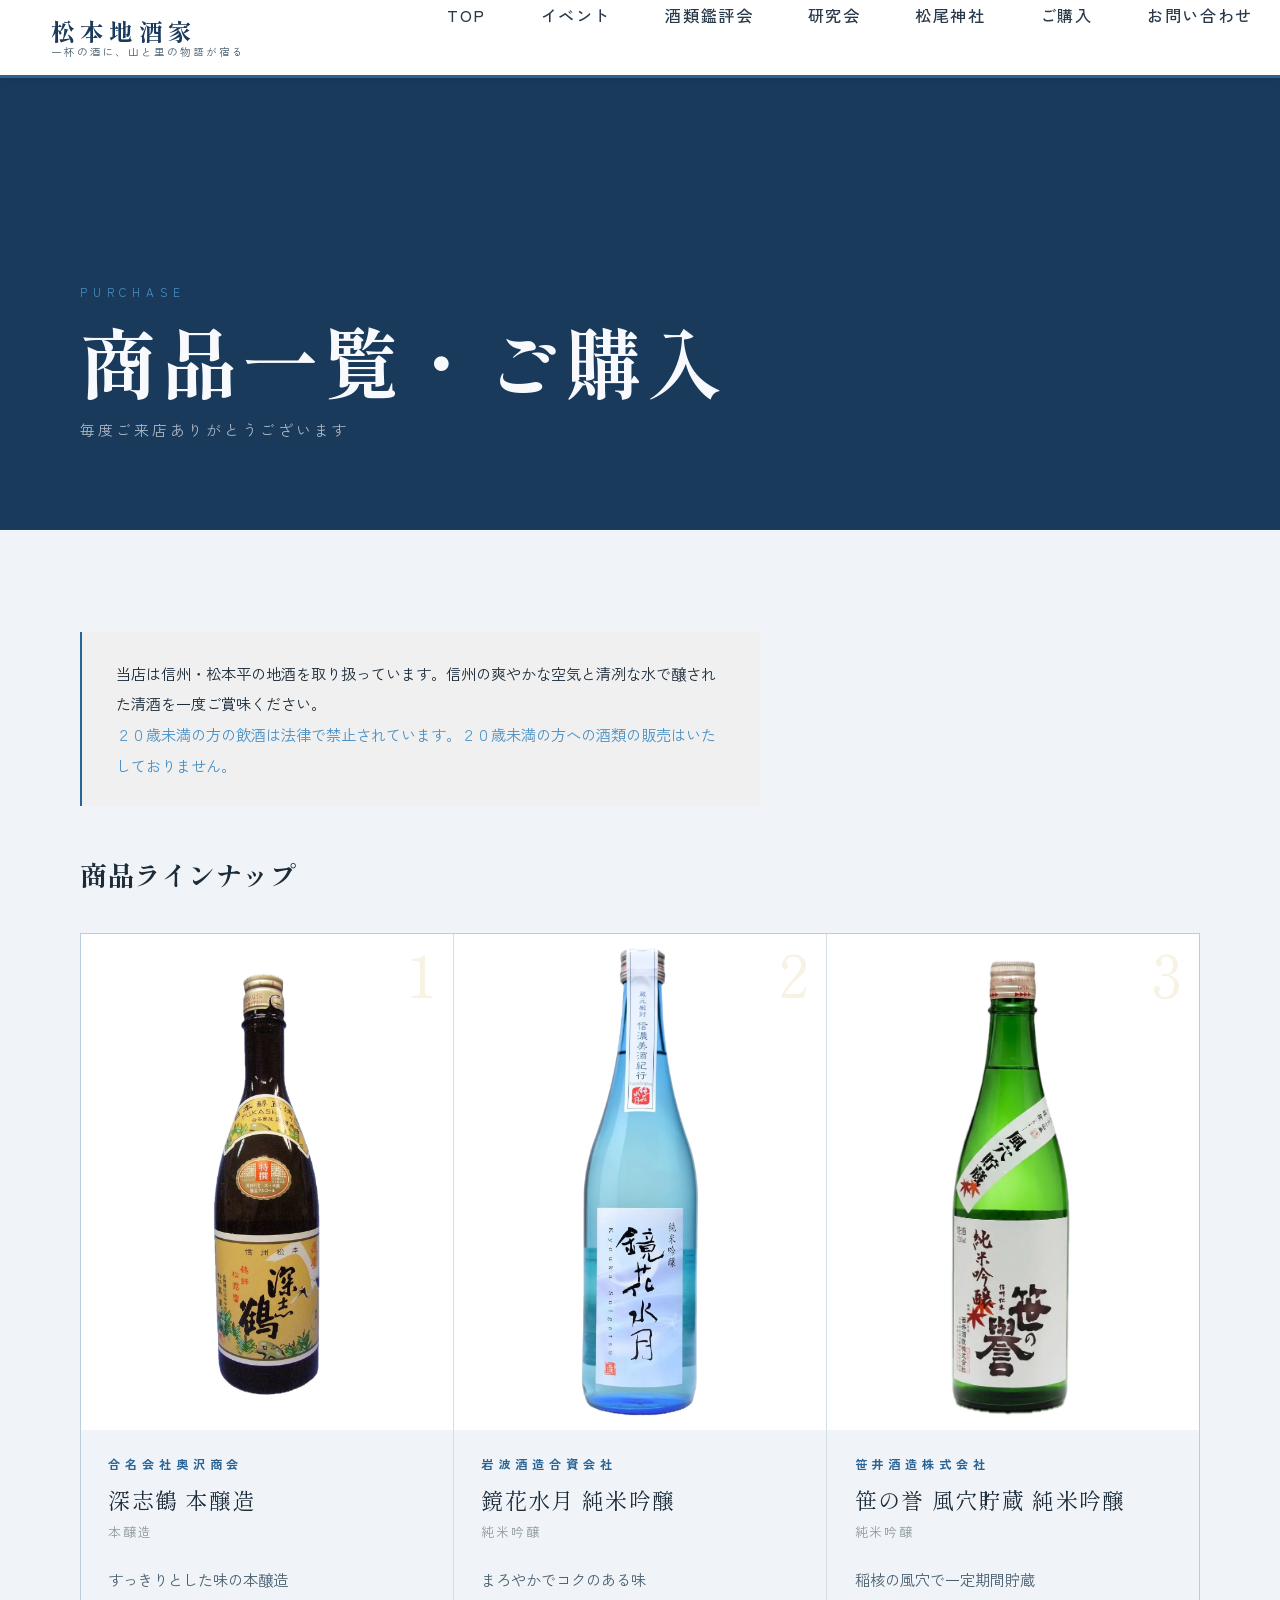
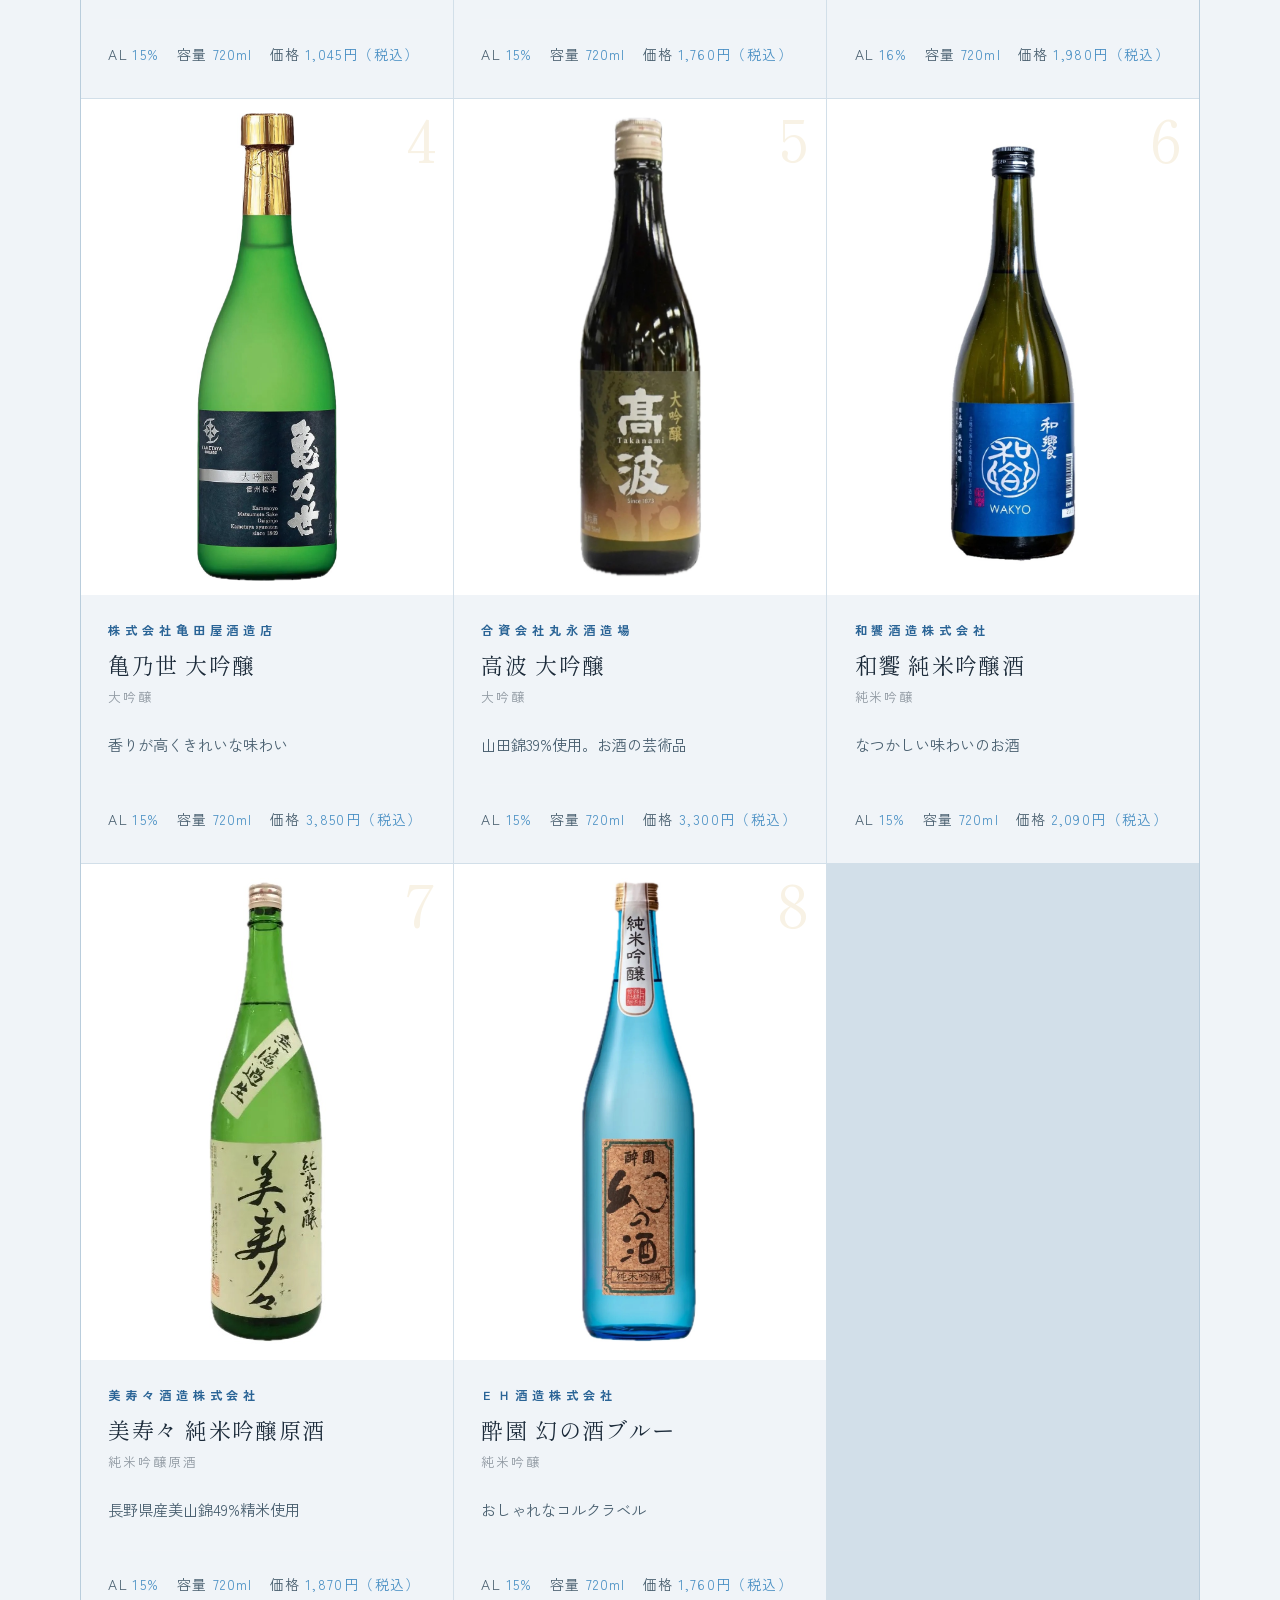
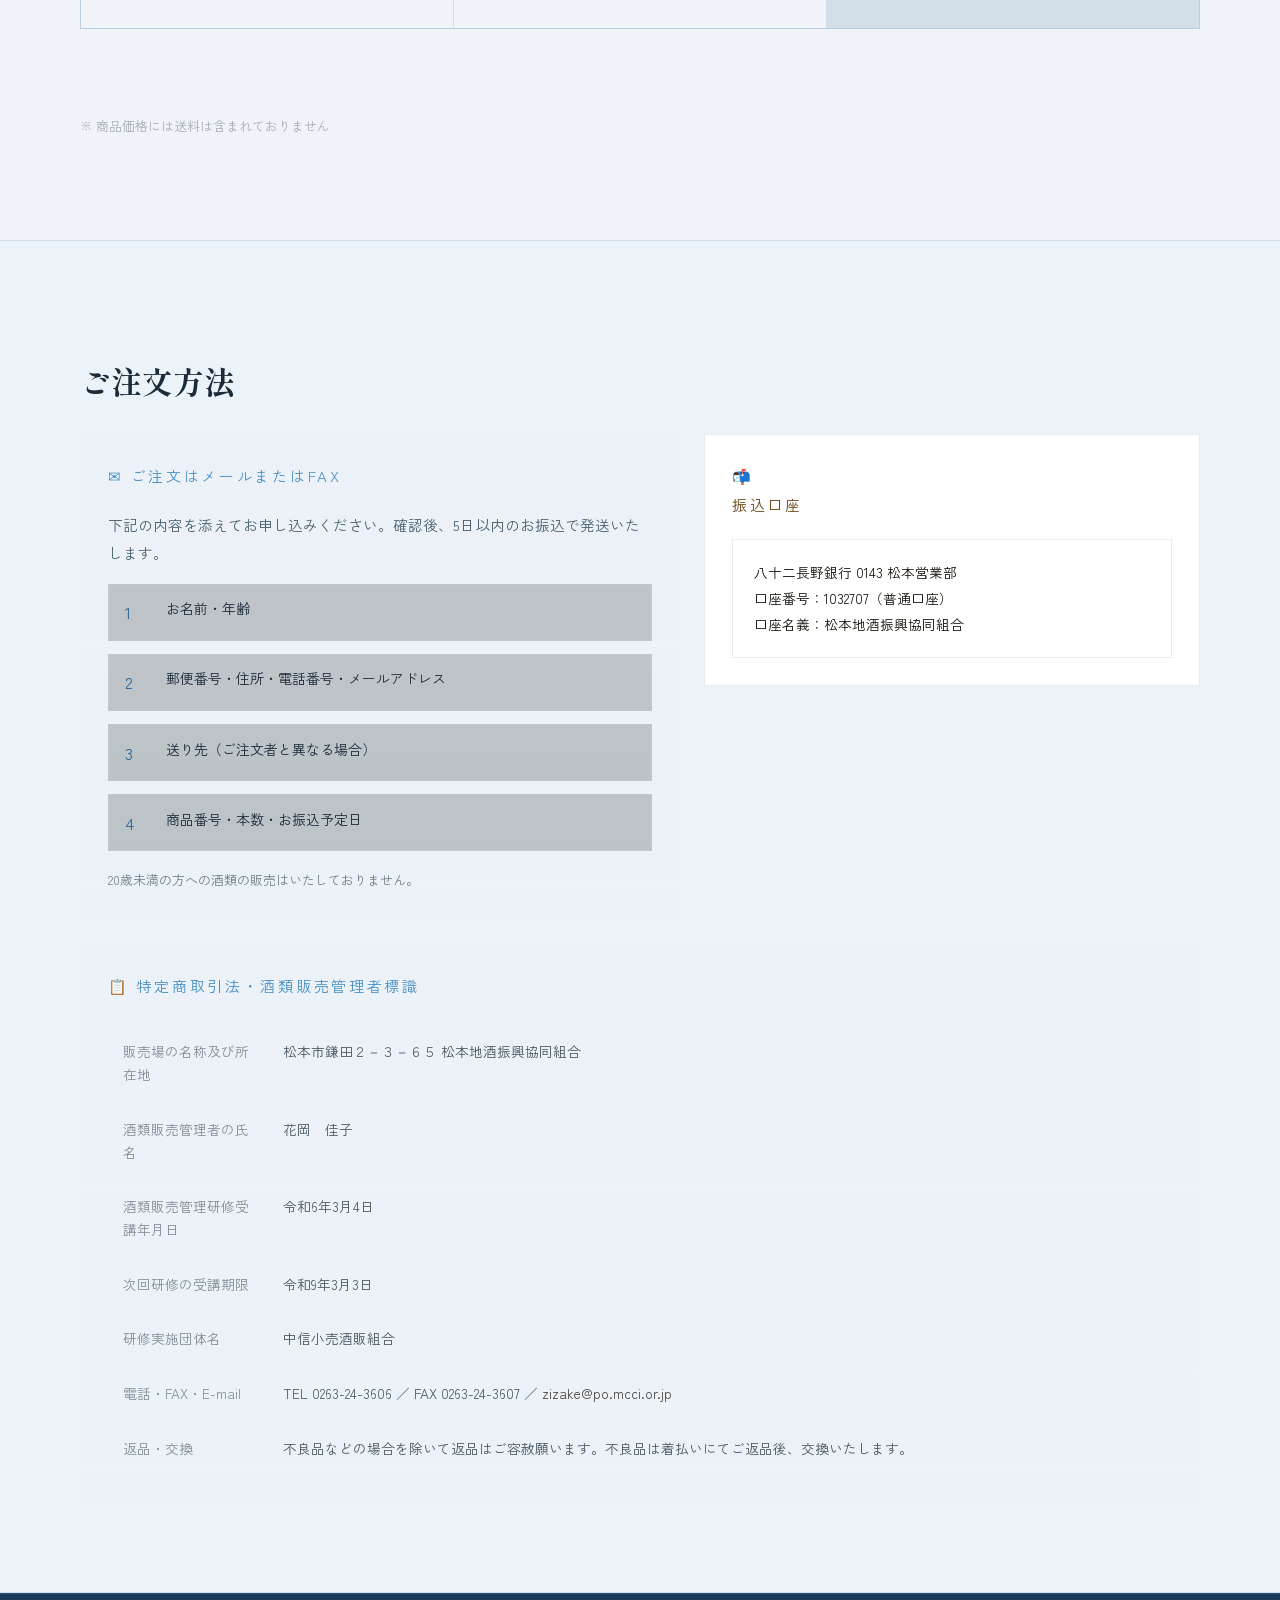
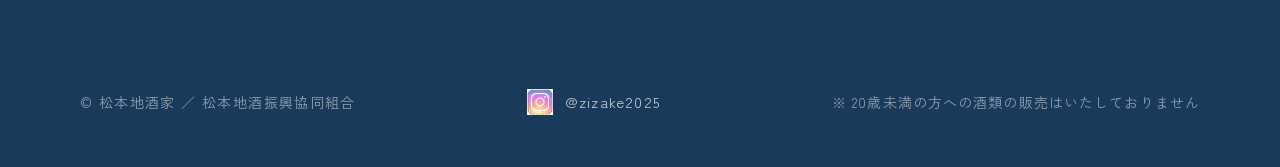
<file: purchase.html>
<!DOCTYPE html>
<html lang="ja"><head>
  <meta charset="UTF-8">
  <meta name="viewport" content="width=device-width, initial-scale=1.0">
  <meta name="description" content="松本地酒家 — 商品一覧・ご購入方法">
  <title>商品一覧・ご購入 | 松本地酒家</title>
  <link rel="icon" href="data:,">
  <link rel="preconnect" href="https://fonts.googleapis.com">
  <link href="https://fonts.googleapis.com/css2?family=Shippori+Mincho:wght@400;500;600;700&amp;family=Zen+Kaku+Gothic+New:wght@300;400;500&amp;display=swap" rel="stylesheet">
  <link rel="stylesheet" href="style.css?v=20260321b">
</head>
<body data-static-rendered="1">

<div id="loader">
  <div class="loader-kanji">松本地酒家</div>
  <div class="loader-en">zizake</div>
  <div class="loader-bar"></div>
</div>

<nav id="navbar">
  <a href="index.html" data-page="page-main" class="nav-logo">
    <span class="nav-logo-main">松本地酒家</span>
    <span class="nav-logo-sub">一杯の酒に、山と里の物語が宿る</span>
  </a>
  <ul class="nav-links">
    <li><a href="index.html" data-page="page-main">TOP</a></li>
    <li><a href="index.html?page=page-event" data-page="page-event">イベント</a></li>
    <li><a href="awards.html" data-page="page-awards">酒類鑑評会</a></li>
    <li><a href="index.html?page=page-research" data-page="page-research">研究会</a></li>
    <li><a href="index.html?page=page-shrine" data-page="page-shrine">松尾神社</a></li>
    <li><a href="purchase.html" data-page="page-purchase">ご購入</a></li>
    <li><a href="index.html?page=page-contact">お問い合わせ</a></li>
  </ul>
  <div class="nav-hamburger" id="navHamburger"><span></span><span></span><span></span></div>
</nav>
<div class="nav-mobile" id="navMobile">
  <a href="index.html" data-page="page-main">TOP</a>
  <a href="index.html?page=page-event" data-page="page-event">イベント</a>
  <a href="awards.html" data-page="page-awards">酒類鑑評会</a>
  <a href="index.html?page=page-research" data-page="page-research">研究会</a>
  <a href="index.html?page=page-shrine" data-page="page-shrine">松尾神社</a>
  <a href="purchase.html" data-page="page-purchase">ご購入</a>
  <a href="index.html?page=page-contact">お問い合わせ</a>
</div>

<div class="page active" id="page-purchase">
  <div class="page-hero"><div class="page-hero-inner">
    <p class="page-hero-tag reveal">Purchase</p>
    <h1 class="page-hero-title reveal">商品一覧・ご購入</h1>
    <p class="page-hero-sub reveal">毎度ご来店ありがとうございます</p>
  </div></div>
  <div class="products-section"><div class="products-inner">
    <div class="products-intro reveal">当店は信州・松本平の地酒を取り扱っています。信州の爽やかな空気と清冽な水で醸された清酒を一度ご賞味ください。<br><strong style="color:var(--amber-lt);font-weight:400;">２０歳未満の方の飲酒は法律で禁止されています。２０歳未満の方への酒類の販売はいたしておりません。</strong></div>
    <h2 class="section-heading reveal" style="font-size:1.6rem;margin-bottom:2.5rem;">商品ラインナップ</h2>
    <div class="products-grid" id="products-dynamic-grid"><div class="product-card"><div class="product-num">1</div><div class="product-img-wrap"><img src="images/sake1.jpeg" alt="深志鶴 本醸造"></div><div class="product-card-body"><div class="product-brewery">合名会社奥沢商会</div><div class="product-name">深志鶴 本醸造</div><div class="product-type">本醸造</div><p class="product-desc">すっきりとした味の本醸造</p><div class="product-meta"><div class="product-meta-item">AL <span>15%</span></div><div class="product-meta-item">容量 <span>720ml</span></div><div class="product-meta-item">価格 <span>1,045円（税込）</span></div></div></div></div><div class="product-card"><div class="product-num">2</div><div class="product-img-wrap"><img src="images/sake2.jpeg" alt="鏡花水月 純米吟醸"></div><div class="product-card-body"><div class="product-brewery">岩波酒造合資会社</div><div class="product-name">鏡花水月 純米吟醸</div><div class="product-type">純米吟醸</div><p class="product-desc">まろやかでコクのある味</p><div class="product-meta"><div class="product-meta-item">AL <span>15%</span></div><div class="product-meta-item">容量 <span>720ml</span></div><div class="product-meta-item">価格 <span>1,760円（税込）</span></div></div></div></div><div class="product-card"><div class="product-num">3</div><div class="product-img-wrap"><img src="images/sake3.jpeg" alt="笹の誉 風穴貯蔵 純米吟醸"></div><div class="product-card-body"><div class="product-brewery">笹井酒造株式会社</div><div class="product-name">笹の誉 風穴貯蔵 純米吟醸</div><div class="product-type">純米吟醸</div><p class="product-desc">稲核の風穴で一定期間貯蔵</p><div class="product-meta"><div class="product-meta-item">AL <span>16%</span></div><div class="product-meta-item">容量 <span>720ml</span></div><div class="product-meta-item">価格 <span>1,980円（税込）</span></div></div></div></div><div class="product-card"><div class="product-num">4</div><div class="product-img-wrap"><img src="images/sake4.jpeg" alt="亀乃世 大吟醸"></div><div class="product-card-body"><div class="product-brewery">株式会社亀田屋酒造店</div><div class="product-name">亀乃世 大吟醸</div><div class="product-type">大吟醸</div><p class="product-desc">香りが高くきれいな味わい</p><div class="product-meta"><div class="product-meta-item">AL <span>15%</span></div><div class="product-meta-item">容量 <span>720ml</span></div><div class="product-meta-item">価格 <span>3,850円（税込）</span></div></div></div></div><div class="product-card"><div class="product-num">5</div><div class="product-img-wrap"><img src="images/sake5.jpeg" alt="高波 大吟醸"></div><div class="product-card-body"><div class="product-brewery">合資会社丸永酒造場</div><div class="product-name">高波 大吟醸</div><div class="product-type">大吟醸</div><p class="product-desc">山田錦39%使用。お酒の芸術品</p><div class="product-meta"><div class="product-meta-item">AL <span>15%</span></div><div class="product-meta-item">容量 <span>720ml</span></div><div class="product-meta-item">価格 <span>3,300円（税込）</span></div></div></div></div><div class="product-card"><div class="product-num">6</div><div class="product-img-wrap"><img src="images/sake6.jpeg" alt="和饗 純米吟醸酒"></div><div class="product-card-body"><div class="product-brewery">和饗酒造株式会社</div><div class="product-name">和饗 純米吟醸酒</div><div class="product-type">純米吟醸</div><p class="product-desc">なつかしい味わいのお酒</p><div class="product-meta"><div class="product-meta-item">AL <span>15%</span></div><div class="product-meta-item">容量 <span>720ml</span></div><div class="product-meta-item">価格 <span>2,090円（税込）</span></div></div></div></div><div class="product-card"><div class="product-num">7</div><div class="product-img-wrap"><img src="images/sake7.jpeg" alt="美寿々 純米吟醸原酒"></div><div class="product-card-body"><div class="product-brewery">美寿々酒造株式会社</div><div class="product-name">美寿々 純米吟醸原酒</div><div class="product-type">純米吟醸原酒</div><p class="product-desc">長野県産美山錦49%精米使用</p><div class="product-meta"><div class="product-meta-item">AL <span>15%</span></div><div class="product-meta-item">容量 <span>720ml</span></div><div class="product-meta-item">価格 <span>1,870円（税込）</span></div></div></div></div><div class="product-card"><div class="product-num">8</div><div class="product-img-wrap"><img src="images/sake8.jpeg" alt="酔園 幻の酒ブルー"></div><div class="product-card-body"><div class="product-brewery">ＥＨ酒造株式会社</div><div class="product-name">酔園 幻の酒ブルー</div><div class="product-type">純米吟醸</div><p class="product-desc">おしゃれなコルクラベル</p><div class="product-meta"><div class="product-meta-item">AL <span>15%</span></div><div class="product-meta-item">容量 <span>720ml</span></div><div class="product-meta-item">価格 <span>1,760円（税込）</span></div></div></div></div></div>
    <p style="font-size:.75rem;opacity:.35;margin-top:1rem;">※ 商品価格には送料は含まれておりません</p>
  </div></div>
  <div class="order-section"><div class="order-inner">
    <p class="section-tag reveal">How to Order</p>
    <h2 class="section-heading reveal" style="font-size:1.8rem;margin-bottom:2rem;">ご注文方法</h2>
    <div class="order-unified-grid reveal">
      <div class="order-col-steps">
        <div class="order-block-title">✉ ご注文はメールまたはFAX</div>
        <p class="order-lead">下記の内容を添えてお申し込みください。確認後、5日以内のお振込で発送いたします。</p>
        <div class="order-steps compact">
          <div class="order-step"><span class="order-step-icon">1</span><div>お名前・年齢</div></div>
          <div class="order-step"><span class="order-step-icon">2</span><div>郵便番号・住所・電話番号・メールアドレス</div></div>
          <div class="order-step"><span class="order-step-icon">3</span><div>送り先（ご注文者と異なる場合）</div></div>
          <div class="order-step"><span class="order-step-icon">4</span><div>商品番号・本数・お振込予定日</div></div>
        </div>
        <p class="order-mini-note">20歳未満の方への酒類の販売はいたしておりません。</p>
      </div>
      <div class="order-col-contact">
        <div class="order-block-title">📬<br>振込口座</div>
        <div class="bank-box">
          八十二長野銀行 0143 松本営業部<br>
          口座番号：1032707（普通口座）<br>
          口座名義：松本地酒振興協同組合
        </div>
      </div>
    </div>
    <div class="order-col-legal reveal">
      <div class="order-block-title">📋 特定商取引法・酒類販売管理者標識</div>
      <table class="legal-table">
        <tbody><tr><td>販売場の名称及び所在地</td><td>松本市鎌田２－３－６５ 松本地酒振興協同組合</td></tr>
        <tr><td>酒類販売管理者の氏名</td><td>花岡　佳子</td></tr>
        <tr><td>酒類販売管理研修受講年月日</td><td>令和6年3月4日</td></tr>
        <tr><td>次回研修の受講期限</td><td>令和9年3月3日</td></tr>
        <tr><td>研修実施団体名</td><td>中信小売酒販組合</td></tr>
        <tr><td>電話・FAX・E-mail</td><td>TEL 0263-24-3606 ／ FAX 0263-24-3607 ／ <a href="mailto:zizake@po.mcci.or.jp">zizake@po.mcci.or.jp</a></td></tr>
        <tr><td>返品・交換</td><td>不良品などの場合を除いて返品はご容赦願います。不良品は着払いにてご返品後、交換いたします。</td></tr>
      </tbody></table>
    </div>
  </div></div>
  <footer><div class="footer-inner"><div class="footer-bottom">
    <span class="footer-copy">© 松本地酒家 ／ 松本地酒振興協同組合</span>
    <a class="footer-instagram footer-instagram-inline" href="https://www.instagram.com/zizake2025/" target="_blank" rel="noreferrer"><img src="images/instagram_logo.jpeg" alt="Instagram"><span>@zizake2025</span></a>
    <span class="footer-age">※ 20歳未満の方への酒類の販売はいたしておりません</span>
  </div></div></footer>
</div>

<script src="script.js?v=20260321b"></script>


</body></html>
</file>
<file: style.css>
/* ============================================================
   松本地酒家 — style.css
   ============================================================ */

/* ── RESET & BASE ─────────────────────────────────────────── */
*, *::before, *::after { box-sizing: border-box; margin: 0; padding: 0; }
html { scroll-behavior: smooth; font-size: 17px; }

:root {
  /* ── 空・水・清澄テーマ ── */
  --cream:    #F7F9FC;          /* 白磁：ほぼ白・わずかに青み */
  --ink:      #F0F4F8;          /* ページ背景：淡い空色 */
  --rice:     #E8EFF5;          /* カード背景：少し濃い */
  --amber:    #2A6496;          /* 藍：信州の空 */
  --amber-lt: #4A90C4;          /* 浅葱：水面の青 */
  --deep:     #EBF2F8;          /* セクション背景：やや青み */
  --midnight: #1A3A5C;          /* ローダー背景：深い藍 */
  --mist:     rgba(42,100,150,0.06);
  --border:   rgba(42,100,150,0.15);
  --text:     #1C2B3A;          /* 本文：濃い藍灰 */
  --text-sub: #4A6070;          /* サブテキスト */
  --accent:   #7BBFDD;          /* アクセント：澄んだ水色 */
  --serif:    'Shippori Mincho', serif;
  --sans:     'Zen Kaku Gothic New', sans-serif;
  --transition: 0.4s cubic-bezier(0.4, 0, 0.2, 1);
}

body {
  background: var(--ink);
  color: var(--text);
  font-family: var(--sans);
  font-weight: 400;
  line-height: 1.9;
  overflow-x: hidden;
}

img { max-width: 100%; display: block; }
a  { color: inherit; text-decoration: none; }
ul { list-style: none; }

/* ── LOADER ────────────────────────────────────────────────── */
#loader {
  position: fixed; inset: 0; z-index: 9999;
  background: var(--midnight);
  display: flex; flex-direction: column;
  align-items: center; justify-content: center;
  transition: opacity 0.9s ease, visibility 0.9s;
}
#loader.hide { opacity: 0; visibility: hidden; pointer-events: none; }

.loader-kanji {
  font-family: var(--serif);
  font-size: clamp(5rem, 14vw, 9rem);
  color: #FFFFFF;
  opacity: 0;
  letter-spacing: 0.2em;
  white-space: nowrap;
  animation: fadeUp 1.6s ease forwards 0.3s;
}
.loader-en {
  font-size: 0.78rem;
  letter-spacing: 0.5em;
  color: var(--amber);
  opacity: 0;
  margin-top: 1.2rem;
  text-transform: uppercase;
  animation: fadeUp 1s ease forwards 1.2s;
}
.loader-bar {
  width: 0; height: 1px;
  background: var(--amber);
  margin-top: 2rem;
  animation: barGrow 1.6s ease forwards 0.7s;
}

/* ── NAV ───────────────────────────────────────────────────── */
#navbar {
  position: sticky; top: 0; left: 0; right: 0; z-index: 200;
  padding: 0 0 0 3rem;
  display: flex; align-items: stretch; justify-content: space-between;
  background: #FFFFFF;
  border-bottom: 3px solid var(--amber);
  box-shadow: 0 2px 12px rgba(0,0,0,0.08);
  min-height: 72px;
}
#navbar.scrolled {
  background: #FFFFFF;
  box-shadow: 0 4px 20px rgba(0,0,0,0.12);
}
.nav-logo {
  font-family: var(--serif);
  line-height: 1.2;
  display: flex; flex-direction: column;
  justify-content: center;
  padding: 1rem 0;
}
.nav-logo-main {
  font-size: 1.4rem;
  letter-spacing: 0.22em;
  color: #1A3A5C;
  font-weight: 700;
  white-space: nowrap;
}
.nav-logo-sub {
  font-size: 0.62rem;
  letter-spacing: 0.18em;
  color: var(--text-sub);
  font-family: var(--sans);
  font-weight: 400;
}
.nav-links {
  display: flex; gap: 0; align-items: stretch;
}
.nav-links a {
  font-size: 0.95rem;
  letter-spacing: 0.1em;
  color: #2A3A4A;
  font-weight: 500;
  opacity: 1;
  padding: 0 1.6rem;
  display: flex; align-items: center;
  border-bottom: 3px solid transparent;
  margin-bottom: -3px;
  transition: color 0.2s, border-color 0.2s, background 0.2s;
}
.nav-links a:hover {
  color: var(--amber);
  border-bottom-color: var(--amber);
  background: rgba(42,100,150,0.04);
}

.nav-hamburger {
  display: none; flex-direction: column; gap: 5px;
  cursor: pointer; padding: 4px;
}
.nav-hamburger span {
  display: block; width: 24px; height: 1px;
  background: var(--text); transition: var(--transition);
}
.nav-hamburger.open span:nth-child(1) { transform: translateY(6px) rotate(45deg); }
.nav-hamburger.open span:nth-child(2) { opacity: 0; }
.nav-hamburger.open span:nth-child(3) { transform: translateY(-6px) rotate(-45deg); }

.nav-mobile {
  display: none; position: fixed; inset: 0; z-index: 190;
  background: rgba(26,58,92,0.97);
  flex-direction: column; align-items: center; justify-content: flex-start;
  gap: 0; padding-top: 80px; overflow-y: auto;
  backdrop-filter: blur(16px);
}
.nav-mobile.open { display: flex; }
.nav-mobile a {
  font-family: var(--serif); font-size: 1.6rem; letter-spacing: 0.2em;
  color: #fff; width: 100%; text-align: center;
  padding: 1.1rem 0; border-bottom: 1px solid rgba(255,255,255,0.12);
}
.nav-mobile a:first-child { border-top: 1px solid rgba(255,255,255,0.12); }
.nav-mobile a:hover { background: rgba(255,255,255,0.08); color: #a8d4f0; }

/* ── HERO ──────────────────────────────────────────────────── */
#hero {
  position: relative; height: 100vh; min-height: 640px;
  display: flex; align-items: center; justify-content: center;
  overflow: hidden;
}
.hero-bg {
  position: absolute; inset: 0;
  background: radial-gradient(ellipse 90% 70% at 35% 55%, #3D2A10 0%, #1A1510 55%, #0A0806 100%);
}
.hero-grain {
  position: absolute; inset: 0; pointer-events: none;
  background-image: url("data:image/svg+xml,%3Csvg xmlns='http://www.w3.org/2000/svg' width='300' height='300'%3E%3Cfilter id='n'%3E%3CfeTurbulence type='fractalNoise' baseFrequency='0.75' numOctaves='4' stitchTiles='stitch'/%3E%3C/filter%3E%3Crect width='300' height='300' filter='url(%23n)' opacity='0.035'/%3E%3C/svg%3E");
  opacity: 0.7; animation: grainShift 0.4s steps(1) infinite;
}
.hero-particles { position: absolute; inset: 0; overflow: hidden; }

.hero-ribbon {
  position: absolute; right: 3.5rem; top: 50%;
  transform: translateY(-50%);
  writing-mode: vertical-rl; font-family: var(--serif);
  font-size: 0.72rem; letter-spacing: 0.45em;
  color: var(--amber); opacity: 0.5;
}
.hero-content {
  position: relative; z-index: 2;
  text-align: center;
  opacity: 0; animation: fadeUp 0.9s ease forwards 1.8s;
}
.hero-eyebrow {
  font-size: 0.65rem; letter-spacing: 0.45em;
  color: var(--amber); text-transform: uppercase; margin-bottom: 0.6rem;
}
.hero-title {
  font-family: var(--serif);
  font-size: clamp(2rem, 4.5vw, 3.5rem);
  line-height: 1.1; letter-spacing: 0.12em; margin-bottom: 0.8rem;
}
.hero-title span {
  display: block;
  background: linear-gradient(140deg, var(--cream) 40%, var(--amber-lt));
  -webkit-background-clip: text; -webkit-text-fill-color: transparent;
  background-clip: text;
}
.hero-subtitle {
  font-size: 0.78rem;
  letter-spacing: 0.3em; opacity: 0.5; margin-bottom: 0;
}
.btn-primary {
  display: inline-block; padding: 0.9rem 2.8rem;
  border: 1px solid rgba(42,100,150,0.5);
  color: var(--amber); font-size: 0.8rem;
  letter-spacing: 0.3em; text-transform: uppercase;
  position: relative; overflow: hidden; transition: color 0.3s, background 0.3s;
}
.btn-primary::before {
  content: ''; position: absolute; inset: 0;
  background: var(--amber); transform: scaleX(0);
  transform-origin: left; transition: transform 0.3s ease; z-index: -1;
}
.btn-primary:hover { color: #FFFFFF; }
.btn-primary:hover::before { transform: scaleX(1); }

.scroll-hint { display: none; }
.scroll-hint-line {
  width: 1px; height: 48px;
  background: linear-gradient(to bottom, var(--amber), transparent);
  animation: scrollPulse 2.2s ease infinite;
}
.scroll-hint-text {
  font-size: 0.62rem; letter-spacing: 0.45em;
  opacity: 0.35; text-transform: uppercase;
}

/* ── SECTION COMMONS ───────────────────────────────────────── */
section { padding: 9rem 4rem; }
#about, #breweries, #product-carousel { padding: 9rem 4rem; }
.section-inner { max-width: 1120px; margin: 0 auto; }

.reveal { opacity: 0; transform: translateY(14px); transition: opacity 0.42s ease, transform 0.42s ease; }
.reveal.visible { opacity: 1; transform: translateY(0); }
.reveal-left { opacity: 0; transform: translateX(-18px); transition: opacity 0.42s ease, transform 0.42s ease; }
.reveal-left.visible { opacity: 1; transform: translateX(0); }
.reveal-right { opacity: 0; transform: translateX(18px); transition: opacity 0.42s ease, transform 0.42s ease; }
.reveal-right.visible { opacity: 1; transform: translateX(0); }

.section-tag {
  font-size: 0.68rem; letter-spacing: 0.5em;
  color: var(--amber); text-transform: uppercase; margin-bottom: 0.8rem;
}
.section-heading {
  font-family: var(--serif);
  font-size: clamp(2rem, 5vw, 3.4rem);
  line-height: 1.25; margin-bottom: 1.5rem;
}
.section-body {
  font-size: 1rem; line-height: 2.2;
  color: var(--text-sub);
}
.divider { width: 36px; height: 1px; background: var(--amber); margin: 1.8rem 0; }

/* ── EVENT BANNER ──────────────────────────────────────────── */
#event-banner {
  background: var(--deep); padding: 6rem 4rem;
  border-top: 1px solid var(--border); border-bottom: 1px solid var(--border);
}
#event-banners-wrap .event-inner {
  max-width: 1120px; margin: 0 auto;
  display: grid; grid-template-columns: minmax(0, 1fr) minmax(380px, 560px); gap: 4rem; align-items: center;
}
.event-badge {
  display: inline-flex; align-items: center; gap: 0.6rem;
  background: rgba(42,100,150,0.08); border: 1px solid rgba(42,100,150,0.2);
  padding: 0.4rem 1.1rem; margin-bottom: 1.5rem;
  font-size: 0.68rem; letter-spacing: 0.4em; color: var(--amber); text-transform: uppercase;
}
.event-badge-dot {
  width: 6px; height: 6px; border-radius: 50%;
  background: var(--amber); animation: blink 1.4s ease infinite;
}
.event-title {
  font-family: var(--serif);
  font-size: clamp(2rem, 5vw, 3.2rem);
  line-height: 1.2; margin-bottom: 1.2rem;
  color: var(--text); font-weight: 600;
}
.event-meta {
  display: flex; flex-wrap: wrap; gap: 1.5rem; margin-bottom: 1.5rem;
}
.event-meta-item {
  display: flex; align-items: center; gap: 0.6rem;
  font-size: 0.95rem; color: var(--text);
}
.event-meta-icon { color: var(--amber); font-size: 0.9rem; }
.event-desc {
  font-size: 0.9rem; line-height: 2; opacity: 0.6; margin-bottom: 2rem;
}
#event-banners-wrap .event-poster {
  position: relative; border-radius: 2px; overflow: hidden;
  width: 100%;
  max-width: 560px;
  margin: 0 0 0 auto;
}
#event-banners-wrap .event-poster-img {
  width: 100%;
  min-height: 560px;
  background: linear-gradient(145deg, #5C2B4A 0%, #3D2A10 50%, #1A1510 100%);
  display: flex; align-items: center; justify-content: center;
  flex-direction: column; gap: 1rem;
}
#event-banners-wrap .event-poster-photo,
#event-banners-wrap .event-poster-img img {
  width: 100%; height: 100%; display: block;
  object-fit: cover;
  object-position: center;
}
.event-poster-inner {
  text-align: center; padding: 2rem;
}
.event-poster-year {
  font-size: 0.7rem; letter-spacing: 0.5em; color: var(--amber); margin-bottom: 0.5rem;
}
.event-poster-main {
  font-family: var(--serif); font-size: 2rem; line-height: 1.4;
  letter-spacing: 0.1em; margin-bottom: 1rem;
}
.event-poster-date {
  font-size: 0.78rem; letter-spacing: 0.3em; opacity: 0.6;
}
.event-poster-border {
  position: absolute; inset: 12px;
  border: 1px solid rgba(200,146,42,0.3); pointer-events: none;
}

/* ── ABOUT（全幅動画背景＋テキストオーバーレイ） ───────────── */
#about {
  position: relative;
  overflow: hidden;
  padding: 0 !important;
  background-color: #7BC8E0;
  min-height: 520px;
}

/* 全幅動画背景 */
.about-video-bg {
  position: absolute;
  inset: 0;
  width: 100%;
  height: 100%;
  object-fit: cover;
  object-position: center center;
  display: block;
}
.about-video-bg video {
  position: absolute;
  inset: 0;
  width: 100%;
  height: 100%;
  object-fit: cover;
  object-position: center center;
  display: block;
}

/* 動画ポスター画像 */
.about-video-poster {
  position: absolute;
  inset: 0;
  width: 100%;
  height: 100%;
  object-fit: cover;
  object-position: center center;
  display: block;
}

.about-video-bg video {
  position: absolute;
  inset: 0;
  width: 100%;
  height: 100%;
  object-fit: cover;
  object-position: center center;
  display: block;
}

/* 動画の上のオーバーレイ（文字を読みやすくする半透明幕） */
.about-overlay {
  position: relative;
  z-index: 2;
  /* 文字が川の色に負けないよう、上部に白いグラデーション */
  background:
    linear-gradient(
      to bottom,
      rgba(255,255,255,0.72) 0%,
      rgba(255,255,255,0.55) 40%,
      rgba(255,255,255,0.40) 70%,
      rgba(255,255,255,0.20) 100%
    );
  padding: 7rem 4rem 8rem;
  min-height: 520px;
  display: flex;
  align-items: center;
}

.about-overlay-inner {
  max-width: 680px;
}

/* タグ */
.about-tag {
  font-size: 0.85rem;
  letter-spacing: 0.5em;
  color: #1A3A5C;
  text-transform: uppercase;
  margin-bottom: 1.2rem;
  font-weight: 700;
}

/* 見出し：黒に近い濃紺で川に負けない */
.about-heading {
  font-family: var(--serif);
  font-size: clamp(2.2rem, 4.5vw, 3.6rem);
  color: #0D1E2E;
  line-height: 1.4;
  letter-spacing: 0.1em;
  margin: 0 0 0.8rem;
  font-weight: 700;
  text-shadow: 0 1px 8px rgba(255,255,255,0.7);
}

.about-rule {
  width: 2.5rem;
  height: 2px;
  background: #1A3A5C;
  margin: 1.4rem 0;
}

/* 本文：濃い色でくっきり */
.about-body {
  font-size: 1.12rem;
  line-height: 2.2;
  color: #0D1E2E;
  margin-bottom: 2rem;
  font-weight: 500;
}

/* リスト */
.about-list {
  list-style: none;
  padding: 0; margin: 0;
}
.about-list li {
  display: flex;
  align-items: baseline;
  gap: 0.8rem;
  font-size: 1.08rem;
  color: #0D1E2E;
  font-weight: 600;
  margin-bottom: 0.9rem;
}
.about-list li:last-child { margin-bottom: 0; }
.about-list-mark {
  color: #1A3A5C;
  font-size: 1.2rem;
  flex-shrink: 0;
  font-weight: 700;
}

@media (max-width: 768px) {
  .about-overlay { padding: 5rem 2rem 6rem; }
  .about-overlay-inner { max-width: 100%; }
}

/* ── BREWERIES ─────────────────────────────────────────────── */
#breweries { background: var(--ink); }
.marquee-wrap {
  overflow: hidden; margin: 3rem 0 5rem;
  mask-image: linear-gradient(to right, transparent, black 12%, black 88%, transparent);
  -webkit-mask-image: linear-gradient(to right, transparent, black 12%, black 88%, transparent);
}
.marquee-track {
  display: flex; gap: 3rem; white-space: nowrap;
  animation: marquee 22s linear infinite;
}
.marquee-track span {
  font-family: var(--serif); font-size: 1.1rem;
  letter-spacing: 0.3em; color: rgba(245,240,232,0.18); flex-shrink: 0;
}

/* Region tabs */
.region-tabs {
  display: flex; gap: 0; margin-bottom: 4rem;
}
.region-tab {
  flex: 1;
  font-family: var(--serif);
  font-size: clamp(1.1rem, 2vw, 1.5rem);
  letter-spacing: 0.12em;
  padding: 1.6rem 1rem;
  text-align: center;
  cursor: pointer;
  border: 2px solid var(--border);
  border-right: none;
  color: var(--text-sub);
  background: #FFFFFF;
  transition: all 0.25s;
}
.region-tab:last-child { border-right: 2px solid var(--border); }
.region-tab:hover { background: rgba(42,100,150,0.05); color: var(--amber); }
.region-tab.active {
  background: var(--amber);
  border-color: var(--amber);
  color: #FFFFFF;
  font-weight: 600;
}

.region-panel { display: none; }
.region-panel.active { display: block; }

.brewery-grid {
  display: grid; grid-template-columns: repeat(2, 1fr);
  gap: 2px; background: var(--border);
  border: 2px solid var(--border);
}
.brewery-card {
  background: #FFFFFF; padding: 3rem 8.6rem 3rem 2.5rem;
  position: relative; overflow: hidden; cursor: default;
  transition: background 0.2s, box-shadow 0.2s;
  box-shadow: none;
}
.brewery-card-link { cursor: pointer; touch-action: manipulation; -webkit-tap-highlight-color: rgba(200,146,42,0.12); }
.brewery-card:hover,
.brewery-card-link:active {
  background: #F0F7FF;
  box-shadow: inset 0 0 0 2px var(--amber);
}
.brewery-card-link:focus-visible {
  outline: 2px solid var(--amber);
  outline-offset: 3px;
}
.brewery-card::before {
  content: attr(data-num); position: absolute;
  top: 1.5rem; right: 2rem;
  font-family: var(--serif); font-size: 4.5rem;
  color: rgba(200,146,42,0.05); line-height: 1;
  transition: color 0.3s;
}
.brewery-card:hover::before,
.brewery-card-link:active::before { color: rgba(200,146,42,0.1); }
.bc-region { font-size: 0.72rem; letter-spacing: 0.45em; color: var(--amber); text-transform: uppercase; margin-bottom: 0.8rem; font-weight: 600; }
.bc-name { font-family: var(--serif); font-size: 2rem; letter-spacing: 0.08em; margin-bottom: 0.4rem; color: var(--text); font-weight: 600; }
.bc-maker { font-size: 0.9rem; color: var(--text-sub); letter-spacing: 0.1em; margin-bottom: 1.5rem; }
.bc-info { font-size: 0.88rem; line-height: 2.2; color: var(--text-sub); }
.bc-info a { color: var(--amber); font-weight: 500; }
.bc-info a:hover { opacity: 1; }
.bc-arrow {
  display: inline-flex; align-items: center; gap: 0.4rem;
  margin-top: 1.5rem; font-size: 0.72rem;
  letter-spacing: 0.3em; color: var(--amber);
  opacity: 0; transform: translateX(-8px);
  transition: opacity 0.3s, transform 0.3s; text-transform: uppercase;
}
.brewery-card:hover .bc-arrow,
.brewery-card-link:active .bc-arrow { opacity: 1; transform: translateX(0); }
@media (hover: none), (pointer: coarse) {
  .bc-arrow {
    opacity: 1;
    transform: translateX(0);
  }
}

/* ── SEASONS ───────────────────────────────────────────────── */
#seasons { background: var(--ink); padding-left: 0; padding-right: 0; }
.seasons-header { padding: 0 4rem; margin-bottom: 4rem; }
.seasons-track {
  display: flex; gap: 2px;
  overflow-x: auto; padding: 0 4rem 2rem;
  scrollbar-width: none; cursor: grab;
}
.seasons-track::-webkit-scrollbar { display: none; }
.seasons-track:active { cursor: grabbing; }
.season-card {
  flex: 0 0 280px; aspect-ratio: 2/3;
  position: relative; overflow: hidden;
  transition: flex 0.5s cubic-bezier(0.4, 0, 0.2, 1);
}
.season-card:hover { flex: 0 0 380px; }
.season-bg {
  position: absolute; inset: 0;
  transition: transform 0.55s ease;
}
.season-card:hover .season-bg { transform: scale(1.06); }
.season-card[data-s="spring"] .season-bg { background: linear-gradient(155deg, #5C2B4A 0%, #2B1F0E 65%, #1A1510 100%); }
.season-card[data-s="summer"] .season-bg { background: linear-gradient(155deg, #0F3A2B 0%, #1A2A10 65%, #1A1510 100%); }
.season-card[data-s="autumn"] .season-bg { background: linear-gradient(155deg, #4A2208 0%, #3D1F10 65%, #1A1510 100%); }
.season-card[data-s="winter"] .season-bg { background: linear-gradient(155deg, #152535 0%, #0F1820 65%, #0A0E15 100%); }
.season-kanji {
  position: absolute; inset: 0;
  display: flex; align-items: center; justify-content: center;
  font-family: var(--serif); font-size: 9rem;
  opacity: 0.06; transition: opacity 0.4s;
}
.season-card:hover .season-kanji { opacity: 0.13; }
.season-content {
  position: absolute; bottom: 0; left: 0; right: 0; padding: 2rem 1.8rem;
  background: linear-gradient(to top, rgba(14,11,8,0.95) 0%, transparent 100%);
}
.season-label { font-size: 0.62rem; letter-spacing: 0.5em; color: var(--amber); text-transform: uppercase; margin-bottom: 0.4rem; }
.season-name { font-family: var(--serif); font-size: 1.6rem; letter-spacing: 0.08em; margin-bottom: 0.4rem; }
.season-desc {
  font-size: 0.76rem; line-height: 1.85; opacity: 0.5;
  max-height: 0; overflow: hidden;
  transition: max-height 0.45s ease, opacity 0.45s;
}
.season-card:hover .season-desc { max-height: 80px; opacity: 0.75; }

/* ── PURCHASE / CONTACT ────────────────────────────────────── */
#purchase { background: var(--ink); }
.purchase-grid {
  display: grid; grid-template-columns: 1fr 1fr;
  gap: 5rem; align-items: start;
}
.step-list { margin-top: 2.5rem; }
.step-item {
  display: flex; gap: 1.5rem;
  padding: 1.5rem 0; border-bottom: 1px solid rgba(245,240,232,0.07);
}
.step-num {
  font-family: var(--serif); font-size: 2rem;
  color: var(--amber); opacity: 0.35; flex-shrink: 0; line-height: 1;
}
.step-title { font-size: 0.94rem; font-weight: 400; letter-spacing: 0.08em; margin-bottom: 0.35rem; }
.step-desc { font-size: 0.8rem; opacity: 0.48; line-height: 1.9; }

.contact-form {
  background: rgba(245,240,232,0.03);
  border: 1px solid var(--border); padding: 3rem;
}
.form-title { font-family: var(--serif); font-size: 1.35rem; letter-spacing: 0.1em; margin-bottom: 2rem; }
.form-group { margin-bottom: 1.4rem; }
.form-group label {
  display: block; font-size: 0.7rem; letter-spacing: 0.35em;
  color: var(--amber); margin-bottom: 0.55rem; text-transform: uppercase;
}
.form-group input,
.form-group select,
.form-group textarea {
  width: 100%;
  background: rgba(245,240,232,0.04);
  border: 1px solid rgba(245,240,232,0.1);
  color: var(--cream); padding: 0.85rem 1rem;
  font-family: var(--sans); font-weight: 300; font-size: 0.88rem;
  outline: none; transition: border-color 0.25s;
  appearance: none; -webkit-appearance: none; border-radius: 0;
}
.form-group input:focus,
.form-group select:focus,
.form-group textarea:focus { border-color: rgba(200,146,42,0.45); }
.form-group select option { background: var(--deep); }
.form-group textarea { resize: vertical; }
.form-note { font-size: 0.72rem; opacity: 0.35; letter-spacing: 0.1em; margin-top: 0.4rem; }
.btn-submit {
  width: 100%; padding: 1rem;
  background: var(--amber); color: var(--midnight);
  border: none; font-family: var(--sans); font-size: 0.82rem;
  letter-spacing: 0.35em; text-transform: uppercase; font-weight: 500;
  cursor: pointer; transition: opacity 0.2s, transform 0.1s;
}
.btn-submit:hover { opacity: 0.88; }
.btn-submit:active { transform: scale(0.99); }
.btn-submit.sent { background: #4A7C4A; }

/* ── PARALLAX QUOTE ────────────────────────────────────────── */
#parallaxStrip {
  position: relative; height: 55vh; min-height: 380px;
  overflow: hidden; display: flex; align-items: center; justify-content: center;
}
.parallax-bg {
  position: absolute; inset: -25%;
  background: radial-gradient(ellipse 130% 90% at 50% 50%, #1A4A7A 0%, #2A6496 40%, #1A3A5C 100%);
  will-change: transform;
}
.parallax-content {
  position: relative; z-index: 2;
  text-align: center; padding: 0 2rem;
}
.parallax-quote {
  font-family: var(--serif);
  font-size: clamp(1.4rem, 4vw, 2.8rem);
  line-height: 1.75; letter-spacing: 0.12em; max-width: 680px;
}
.parallax-quote em { color: var(--amber); font-style: normal; }
.parallax-attr { margin-top: 1.5rem; font-size: 0.72rem; letter-spacing: 0.45em; opacity: 0.3; }

/* ── FOOTER ────────────────────────────────────────────────── */
footer {
  background: var(--midnight); padding: 5.5rem 4rem 3rem;
  border-top: 1px solid rgba(255,255,255,0.1);
  color: rgba(255,255,255,0.8);
}
.footer-inner { max-width: 1120px; margin: 0 auto; }
.footer-top {
  display: grid; grid-template-columns: 2fr 1fr 1fr 1fr;
  gap: 4rem; padding-bottom: 3.5rem;
  border-bottom: 1px solid rgba(245,240,232,0.07); margin-bottom: 2.5rem;
}
.footer-brand {
  font-family: var(--serif); font-size: 1.8rem; letter-spacing: 0.15em; margin-bottom: 1rem;
}
.footer-desc { font-size: 0.88rem; color: rgba(255,255,255,0.55); line-height: 2.1; max-width: 280px; }
.footer-address { font-size: 0.85rem; color: rgba(255,255,255,0.5); line-height: 2; margin-top: 1.2rem; }
.footer-instagram {
  display: inline-flex; align-items: center; gap: 0.7rem;
  margin-top: 1.3rem;
  font-size: 0.88rem;
  color: rgba(255,255,255,0.78);
  letter-spacing: 0.08em;
}
.footer-instagram img {
  width: 26px;
  height: 26px;
  object-fit: contain;
  display: block;
}
.footer-instagram-inline {
  margin-top: 0;
  color: rgba(255,255,255,0.72);
}
.footer-col-title { font-size: 0.67rem; letter-spacing: 0.45em; color: var(--amber); text-transform: uppercase; margin-bottom: 1.4rem; }
.footer-col li { margin-bottom: 0.7rem; }
.footer-col a { font-size: 0.9rem; color: rgba(255,255,255,0.6); letter-spacing: 0.06em; transition: opacity 0.2s; }
.footer-col a:hover { opacity: 0.9; }
.footer-bottom { display: flex; justify-content: space-between; align-items: center; flex-wrap: wrap; gap: 1rem; }
.footer-copy { font-size: 0.82rem; color: rgba(255,255,255,0.5); letter-spacing: 0.1em; }
.footer-age { font-size: 0.82rem; color: rgba(255,255,255,0.5); letter-spacing: 0.08em; }

/* ── KEYFRAMES ─────────────────────────────────────────────── */
@keyframes fadeUp {
  from { opacity: 0; transform: translateY(22px); }
  to   { opacity: 1; transform: translateY(0); }
}
@keyframes barGrow { from { width: 0; } to { width: 110px; } }
@keyframes grainShift {
  0%   { transform: translate(0,0); }
  25%  { transform: translate(-2px, 1px); }
  50%  { transform: translate(2px,-1px); }
  75%  { transform: translate(-1px, 2px); }
  100% { transform: translate(1px,-2px); }
}
@keyframes float {
  from { transform: translateY(0) translateX(0); opacity: var(--op); }
  33%  { transform: translateY(-28vh) translateX(16px); }
  66%  { transform: translateY(-60vh) translateX(-12px); }
  to   { transform: translateY(-110vh) translateX(4px); opacity: 0; }
}
@keyframes scrollPulse {
  0%, 100% { transform: scaleY(1); opacity: 0.35; }
  50%       { transform: scaleY(1.25); opacity: 1; }
}
@keyframes waveRock {
  0%, 100% { transform: skewX(-1.5deg) scaleX(1.02); }
  50%       { transform: skewX(1.5deg) scaleX(0.98); }
}
@keyframes waveCrest {
  0%, 100% { transform: translateX(-5%) scaleY(1); }
  50%       { transform: translateX(5%) scaleY(1.5); }
}
@keyframes marquee {
  from { transform: translateX(0); }
  to   { transform: translateX(-50%); }
}
@keyframes blink {
  0%, 100% { opacity: 1; } 50% { opacity: 0.3; }
}

/* ── PAGE SYSTEM ───────────────────────────────────────────── */
.page { display: none; }
.page.active { display: block; }

/* ── INNER PAGE HERO ───────────────────────────────────────── */
.page-hero {
  padding: 12rem 4rem 5rem;
  background: var(--midnight);
  border-bottom: 1px solid var(--border);
}
.page-hero-inner { max-width: 1120px; margin: 0 auto; }
.page-hero-tag { font-size: 0.68rem; letter-spacing: 0.5em; color: var(--amber-lt); text-transform: uppercase; margin-bottom: 0.8rem; }
.page-hero-title { font-family: var(--serif); font-size: clamp(2.5rem, 6vw, 5rem); line-height: 1.1; color: var(--cream); font-weight: 700; letter-spacing: 0.05em; }
.page-hero-sub { font-size: 0.88rem; color: rgba(247,249,252,0.65); letter-spacing: 0.2em; margin-top: 0.8rem; }
/* 松尾神社ページのみ：背景が明るいため文字色を上書き */
#page-shrine .page-hero { background: var(--midnight); }
#page-shrine .page-hero-title { color: var(--cream); }
#page-shrine .page-hero-tag { color: var(--amber-lt); }
#page-shrine .page-hero-sub { color: rgba(247,249,252,0.75); }

/* ── PRODUCTS PAGE ─────────────────────────────────────────── */
.products-section { padding: 6rem 4rem; background: var(--ink); }
.products-inner { max-width: 1120px; margin: 0 auto; }
.products-intro {
  font-size: 0.9rem; line-height: 2; opacity: 0.6;
  max-width: 680px; margin-bottom: 3rem;
  padding: 1.5rem 2rem;
  border-left: 2px solid var(--amber);
  background: rgba(200,146,42,0.04);
}
.products-grid {
  display: grid; grid-template-columns: repeat(auto-fill, minmax(300px, 1fr));
  gap: 1.5px; background: var(--border);
  border: 1.5px solid var(--border); margin-bottom: 5rem;
}
.product-card {
  background: var(--ink);
  padding: 0;                      /* 画像がカード端まで届くようpaddingをゼロに */
  position: relative;
  transition: none;
  cursor: default;
  overflow: hidden;
}
/* テキスト部分だけpadding */
.product-card-body {
  padding: 1.4rem 1.6rem 1.8rem;
}
.product-num {
  font-family: var(--serif); font-size: 3.5rem;
  color: rgba(200,146,42,0.12); position: absolute;
  top: 0.5rem; right: 1rem; line-height: 1;
  z-index: 2;
}
.product-brewery { font-size: 0.72rem; letter-spacing: 0.4em; color: var(--amber); text-transform: uppercase; margin-bottom: 0.5rem; font-weight: 600; }
.product-name { font-family: var(--serif); font-size: 1.3rem; letter-spacing: 0.06em; margin-bottom: 0.3rem; line-height: 1.35; }
.product-type { font-size: 0.75rem; opacity: 0.45; letter-spacing: 0.15em; margin-bottom: 1.2rem; }
.product-desc { font-size: 0.9rem; line-height: 1.9; color: var(--text-sub); margin-bottom: 1.5rem; }
.product-meta {
  display: flex; gap: 1rem; flex-wrap: wrap;
  border-top: 1px solid rgba(245,240,232,0.07); padding-top: 1.2rem;
}
.product-meta-item { font-size: 0.82rem; color: var(--text-sub); letter-spacing: 0.1em; }
.product-meta-item span { color: var(--amber-lt); }

/* Order section */
.order-section {
  background: var(--deep); padding: 5rem 4rem;
  border-top: 1px solid var(--border); border-bottom: 1px solid var(--border);
}
.order-inner { max-width: 1120px; margin: 0 auto; }
.order-unified-grid {
  display: grid;
  grid-template-columns: minmax(0, 1.15fr) minmax(320px, 0.95fr);
  gap: 1.4rem;
  align-items: start;
}
.order-col-steps,
.order-col-contact,
.order-col-legal {
  background:
    linear-gradient(180deg, rgba(245,240,232,0.04) 0%, rgba(245,240,232,0.015) 100%);
  border: 1px solid rgba(245,240,232,0.08);
  padding: 1.6rem;
}
.order-col-legal {
  margin-top: 1.4rem;
}
.order-col-contact {
  background: rgba(255,255,255,0.96);
  border-color: rgba(30,24,15,0.08);
  color: #17120c;
}
.order-col-contact .order-block-title { color: #6b4a19; }
.order-block-title {
  font-size: 0.88rem;
  letter-spacing: 0.18em;
  color: var(--amber-lt);
  margin-bottom: 1.2rem;
}
.order-lead {
  font-size: 0.86rem;
  line-height: 1.9;
  color: var(--text-sub);
  margin-bottom: 1rem;
}
.order-grid { display: grid; grid-template-columns: 1fr 1fr; gap: 5rem; align-items: start; }
.order-steps {
  margin-top: 0.6rem;
  display: grid;
  grid-template-columns: 1fr;
  gap: 0.75rem;
}
.order-step {
  display: flex; gap: 0.9rem;
  padding: 0.75rem 0.95rem;
  border: 1px solid rgba(245,240,232,0.08);
  background: rgba(8, 14, 6, 0.2);
  font-size: 0.82rem; line-height: 1.7;
  min-height: 100%;
}
.order-step-icon {
  color: var(--amber);
  flex-shrink: 0;
  font-size: 1rem;
  margin-top: 1px;
  width: 1.5rem;
}
.order-mini-note {
  margin-top: 1rem;
  font-size: 0.76rem;
  line-height: 1.8;
  opacity: 0.58;
}
.order-contact-item {
  display: grid;
  grid-template-columns: 72px minmax(0, 1fr);
  gap: 0.9rem;
  padding: 0.85rem 0;
  border-bottom: 1px solid rgba(245,240,232,0.07);
  font-size: 0.84rem;
  line-height: 1.9;
  color: #17120c;
}
.order-contact-item a,
.legal-table a {
  color: #17120c;
  text-decoration: none;
  word-break: break-all;
}
.order-contact-label {
  color: #4b4035;
  letter-spacing: 0.12em;
}
.order-contact-note {
  font-size: 0.8rem;
  opacity: 0.65;
  line-height: 1.95;
  margin: 1rem 0 1.5rem;
}
.order-info-box {
  background: rgba(200,146,42,0.05); border: 1px solid var(--border);
  padding: 2rem; margin-top: 2rem; font-size: 0.82rem; line-height: 2; opacity: 0.65;
}
.order-info-box strong { color: var(--amber-lt); opacity: 1; font-weight: 400; }
.bank-box {
  background: rgba(255,255,255,0.82); border: 1px solid rgba(30,24,15,0.08);
  padding: 1.15rem 1.2rem; margin-top: 1rem; font-size: 0.8rem; line-height: 1.9; opacity: 1;
  color: #17120c;
}
.legal-section {
  padding: 4rem; background: var(--midnight);
  border-top: 1px solid rgba(245,240,232,0.05);
}
.legal-inner { max-width: 1120px; margin: 0 auto; }
.legal-title { font-size: 0.7rem; letter-spacing: 0.4em; color: var(--amber); text-transform: uppercase; margin-bottom: 1.5rem; }
.legal-table { width: 100%; border-collapse: separate; border-spacing: 0 0.45rem; font-size: 0.8rem; }
.legal-table tr { background: rgba(245,240,232,0.025); }
.legal-table td { padding: 0.72rem 0.9rem; vertical-align: top; line-height: 1.7; }
.legal-table td:first-child { width: 160px; opacity: 0.5; padding-right: 0.8rem; }
.legal-table td:last-child { opacity: 0.78; }

/* ── AWARDS PAGE ───────────────────────────────────────────── */
.awards-section { padding: 6rem 4rem; background: var(--ink); }
.awards-inner { max-width: 1120px; margin: 0 auto; }
.awards-filter {
  display: flex; gap: 1rem; flex-wrap: wrap; align-items: center;
  margin-bottom: 3.5rem;
}
.awards-filter-buttons { display: flex; gap: 0.8rem; flex-wrap: wrap; }
.filter-btn {
  padding: 0.4rem 1.1rem;
  border: 1px solid rgba(200,146,42,0.32);
  background: rgba(245,240,232,0.08);
  color: #1a3a5c;
  font-family: var(--sans); font-size: 0.75rem;
  letter-spacing: 0.2em; cursor: pointer;
  transition: all 0.2s; border-radius: 0;
}
.filter-btn.active, .filter-btn:hover {
  background: var(--amber); color: #1b1712; border-color: var(--amber);
}
.award-year-block { margin-bottom: 4rem; }
.award-year-meta {
  display: flex; gap: 0.8rem; align-items: center; flex-wrap: wrap;
  margin-bottom: 1rem;
}
.award-year-heading {
  font-family: var(--serif); font-size: 1.5rem; letter-spacing: 0.1em;
  margin-bottom: 0.4rem; color: var(--amber);
}
.award-year-sub { font-size: 0.72rem; letter-spacing: 0.3em; opacity: 0.4; text-transform: uppercase; }
.award-category-chip {
  display: inline-flex; align-items: center;
  padding: 0.2rem 0.7rem;
  border: 1px solid rgba(200,146,42,0.3);
  background: rgba(200,146,42,0.08);
  color: var(--amber);
  font-size: 0.66rem;
  letter-spacing: 0.18em;
  text-transform: uppercase;
}
.award-table { width: 100%; border-collapse: collapse; }
.award-table thead tr { border-bottom: 1px solid var(--border); }
.award-table th { font-size: 0.65rem; letter-spacing: 0.4em; color: var(--amber); text-transform: uppercase; padding: 0 1rem 0.8rem 0; text-align: left; font-weight: 400; }
.award-table tbody tr { border-bottom: 1px solid rgba(245,240,232,0.05); transition: background 0.2s; }
.award-table tbody tr:hover { background: rgba(245,240,232,0.02); }
.award-table td { padding: 1rem 1rem 1rem 0; font-size: 0.95rem; vertical-align: middle; color: var(--text); }
.award-badge {
  display: inline-flex; align-items: center; gap: 0.3rem;
  padding: 0.2rem 0.7rem; font-size: 0.68rem; letter-spacing: 0.15em;
  border-radius: 0; white-space: nowrap;
}
.badge-gold { background: rgba(200,146,42,0.15); color: #7A4800; border: 1px solid rgba(200,146,42,0.6); font-weight: 700; }
.badge-best { background: rgba(200,146,42,0.25); color: #5C3000; border: 1px solid rgba(200,146,42,0.8); font-weight: 700; }
.badge-excellent { background: rgba(42,100,150,0.1); color: var(--amber); border: 1px solid rgba(42,100,150,0.3); }
.badge-entry { background: rgba(0,0,0,0.04); color: var(--text-sub); border: 1px solid var(--border); }

/* ── RESEARCH PAGE ─────────────────────────────────────────── */
.research-section { padding: 6rem 4rem; background: var(--ink); }
.research-inner { max-width: 900px; margin: 0 auto; }
.research-card {
  background: var(--deep); border: 1px solid var(--border);
  padding: 3.5rem; margin-bottom: 2rem; position: relative;
}
.research-card::before {
  content: attr(data-month);
  position: absolute; top: 2.5rem; right: 3rem;
  font-family: var(--serif); font-size: 5rem;
  color: rgba(200,146,42,0.06); line-height: 1;
}
.rc-tag { font-size: 0.65rem; letter-spacing: 0.5em; color: var(--amber); text-transform: uppercase; margin-bottom: 0.8rem; }
.rc-title { font-family: var(--serif); font-size: 1.6rem; letter-spacing: 0.08em; margin-bottom: 1.5rem; }
.rc-body { font-size: 1rem; line-height: 2.2; color: var(--text-sub); }
.rc-label {
  display: inline-flex; align-items: center; gap: 0.5rem;
  margin-top: 1.5rem; font-size: 0.72rem;
  letter-spacing: 0.3em; color: var(--amber); text-transform: uppercase;
}

/* ── SHRINE PAGE ───────────────────────────────────────────── */
.shrine-section { padding: 0 0 6rem; background: var(--ink); }
.shrine-inner { max-width: 1000px; margin: 0 auto; padding: 0 4rem; }

/* 画像ヒーローエリア（「松尾」グラデを置き換え） */
.shrine-hero-img {
  width: 100%;
  aspect-ratio: 16 / 7;
  max-height: 500px;
  overflow: hidden;
  margin-bottom: 5rem;
  background: linear-gradient(155deg, #3D0F0F 0%, #2B1F0E 50%, #1A1510 100%);
  display: flex; align-items: center; justify-content: center;
  position: relative;
}
.shrine-hero-img img {
  width: 100%; height: 100%;
  object-fit: cover; object-position: center;
  display: block;
}
/* 画像未登録時の装飾テキスト */
.shrine-hero-placeholder {
  font-family: var(--serif);
  font-size: clamp(4rem, 10vw, 8rem);
  color: rgba(200,146,42,0.18);
  writing-mode: vertical-rl;
  letter-spacing: 0.3em;
}

.shrine-body {
  font-size: 1rem;
  line-height: 2.4;
  color: var(--text-sub);
}
.shrine-body p { margin-bottom: 2rem; }
.shrine-info {
  margin-top: 3rem; padding: 2rem 2.5rem;
  border: 1px solid var(--border);
  font-size: 0.9rem;
  color: var(--text-sub);
  line-height: 2.4;
}

@media (max-width: 768px) {
  .shrine-inner { padding: 0 1.4rem; }
  .shrine-hero-img { aspect-ratio: 4/3; max-height: 320px; margin-bottom: 3rem; }
}

/* ── RESPONSIVE ────────────────────────────────────────────── */
@media (max-width: 960px) {
  section { padding: 6rem 1.8rem; }
  #navbar { padding: 0 0 0 1.4rem; }
  .nav-links { display: none; }
  .nav-hamburger { display: flex; }
  .hero-ribbon { display: none; }

  /* ── イベントバナー ── */
  #event-banners-wrap .event-inner { display: flex; flex-direction: column; gap: 0; }
  #event-banners-wrap .event-inner > div:first-child { order: 2; padding: 1.5rem 1.2rem 0; width: 100%; }
  #event-banners-wrap .event-inner > .event-poster { order: 1; max-width: 100%; margin: 0; }
  #event-banners-wrap .event-poster-img { min-height: 0; aspect-ratio: 4 / 3; }
  #event-banners-wrap .event-poster-photo,
  #event-banners-wrap .event-poster-img img { width: 100%; height: 100%; }
  .event-banner-item { padding: 0 0 2rem; overflow: hidden; }
  .event-title { font-size: clamp(1.3rem, 5vw, 2rem); }
  .event-meta { gap: 0.7rem; flex-direction: column; }
  .event-meta-item { font-size: 0.84rem; }
  .event-desc { font-size: 0.82rem; margin-bottom: 1.2rem; }

  /* ── 蔵元グリッド ── */
  .brewery-grid { grid-template-columns: 1fr 1fr; gap: 0.8rem; }
  .brewery-card { padding: 1.2rem 6rem 1.2rem 1rem; }
  .brewery-card-bg {
    right: 0.7rem;
    height: calc(100% - 1rem);
    max-width: 104px;
  }
  .bc-name { font-size: 1.1rem; }
  .bc-info { font-size: 0.75rem; line-height: 1.8; }
  .bc-arrow {
    display: inline-flex;
    opacity: 1;
    transform: translateX(0);
    margin-top: 1rem;
  }
  .region-tab { font-size: clamp(0.85rem, 3vw, 1.1rem); padding: 0.9rem 0.4rem; }

  .about-grid { grid-template-columns: 1fr; gap: 3rem; }
  .about-visual { max-width: 320px; }

  .seasons-header { padding: 0 1.8rem; }
  .seasons-track { padding: 0 1.8rem 2rem; }

  .purchase-grid { grid-template-columns: 1fr; gap: 3rem; }

  .footer-top { grid-template-columns: 1fr 1fr; gap: 2.5rem; }
  .footer-bottom { flex-direction: column; text-align: center; }
  .footer-instagram { justify-content: center; }

  .page-hero { padding: 10rem 1.8rem 3rem; }
  .products-section, .awards-section, .research-section, .shrine-section { padding: 4rem 1.8rem; }
  .order-section, .legal-section { padding: 3rem 1.8rem; }
  .order-grid { grid-template-columns: 1fr; gap: 2.5rem; }
  .order-unified-grid { grid-template-columns: 1fr; }
  .order-steps { grid-template-columns: 1fr; }
  .order-col-legal { margin-top: 1rem; }
  .legal-table td:first-child { width: 140px; }
  .award-table { font-size: 0.78rem; }
}
@media (max-width: 600px) {
  .loader-kanji {
    font-size: clamp(2.2rem, 11vw, 3.2rem);
    letter-spacing: 0.08em;
  }
  .nav-logo-main {
    font-size: 1.02rem;
    letter-spacing: 0.08em;
  }
  .footer-top { grid-template-columns: 1fr; }
  .footer-instagram { justify-content: center; }
  .season-card { flex: 0 0 220px; }
  .season-card:hover { flex: 0 0 280px; }
  .award-table th:nth-child(3), .award-table td:nth-child(3) { display: none; }

  /* ── イベントバナー さらに小さい ── */
  .event-banner-item { padding: 2rem 1rem; }
  .event-title { font-size: 1.4rem; }
  .event-meta { flex-direction: column; gap: 0.6rem; }
  .btn-primary { padding: 0.8rem 1.8rem; font-size: 0.78rem; }

  /* ── 蔵元カード さらに小さい ── */
  .brewery-grid { grid-template-columns: 1fr 1fr; gap: 0.5rem; }
  .brewery-card { padding: 0.8rem 0.7rem; }
  .bc-name { font-size: 0.95rem; }
  .region-tab { font-size: 0.8rem; padding: 0.7rem 0.25rem; letter-spacing: 0.02em; }
  .region-tabs { margin-bottom: 1.2rem; }

  /* ── セクション共通 ── */
  section { padding: 4.5rem 1.2rem; }
  .section-heading { font-size: clamp(1.6rem, 6vw, 2.4rem); }
  .order-col-steps,
  .order-col-contact,
  .order-col-legal { padding: 1.2rem; }
  .order-contact-item { grid-template-columns: 1fr; gap: 0.2rem; }
  .legal-table { border-spacing: 0 0.35rem; font-size: 0.72rem; }
  .legal-table td { padding: 0.55rem 0.7rem; line-height: 1.55; }
  .legal-table td:first-child { width: 118px; padding-right: 0.55rem; }
  .legal-table td:last-child { word-break: break-word; }

  /* ── about動画 ── */
  .about-overlay { padding: 4rem 1.4rem 5rem; min-height: 400px; }
  .about-heading { font-size: clamp(1.5rem, 5.5vw, 2.2rem); }
  .about-body { font-size: 0.9rem; }
}

/* ── PRODUCT CAROUSEL (四季置き換え) ───────────────────────── */
#product-carousel { background: var(--ink); padding: 6rem 0; overflow: hidden; }
.carousel-header { padding: 0 4rem; margin-bottom: 3rem; }
.carousel-track-wrap {
  overflow: hidden;
  mask-image: linear-gradient(to right, transparent, black 8%, black 92%, transparent);
  -webkit-mask-image: linear-gradient(to right, transparent, black 8%, black 92%, transparent);
}
.carousel-track {
  display: flex; gap: 2rem;
  padding: 0 4rem 1rem;
  animation: carouselScroll 30s linear infinite;
  width: max-content;
}
.carousel-track:hover { animation-play-state: paused; }
@keyframes carouselScroll {
  from { transform: translateX(0); }
  to   { transform: translateX(-50%); }
}
.carousel-item {
  flex: 0 0 280px; cursor: default;
  transition: none;
  text-decoration: none; color: #1b1712;
  background: #ffffff;
  border: 1px solid rgba(30,24,15,0.12);
  padding: 1.2rem 1.2rem 1.35rem;
}
.carousel-img {
  width: 100%;
  aspect-ratio: 3 / 4;
  background: #fff;
  margin-bottom: 1rem;
  display: flex; align-items: center; justify-content: center;
  font-family: var(--serif); font-size: 3rem;
  color: rgba(200,146,42,0.25); overflow: hidden;
}
.carousel-img img {
  width: 100%; height: 100%;
  object-fit: contain;
  mix-blend-mode: multiply;
  padding: 0.8rem;
}
.carousel-item-brewery {
  font-size: 0.7rem;
  letter-spacing: 0.28em;
  color: #6b4a19;
  margin-bottom: 0.45rem;
}
.carousel-item-name {
  font-family: var(--serif);
  font-size: 1.18rem;
  letter-spacing: 0.04em;
  line-height: 1.45;
  margin-bottom: 0.45rem;
  color: #17120c;
  word-break: keep-all;
}
.carousel-item-price {
  font-size: 0.92rem;
  color: #2b241b;
  font-weight: 500;
  letter-spacing: 0.04em;
}
@media (max-width: 768px) {
  .carousel-item-name { font-size: 1.05rem; }
}

/* ── EVENT ARCHIVE ─────────────────────────────────────────── */
.event-archive-grid {
  display: grid; grid-template-columns: repeat(auto-fill, minmax(280px, 1fr));
  gap: 1.2rem; margin-top: 3rem;
}
.event-archive-card {
  background: var(--deep); border: 1px solid var(--border);
  padding: 1.5rem; opacity: 0.55; position: relative; overflow: hidden;
}
.event-archive-card::before {
  content: '終了'; position: absolute; top: 0.8rem; right: 0.8rem;
  font-size: 0.6rem; letter-spacing: 0.3em; color: var(--amber);
  border: 1px solid var(--border); padding: 0.15rem 0.5rem;
}
.event-archive-img {
  width: 100%; height: 140px; object-fit: cover;
  background: linear-gradient(135deg,#2b1f0e,#1a1510);
  margin-bottom: 1rem;
  display: flex; align-items: center; justify-content: center;
  font-family: var(--serif); font-size: 1.5rem; color: rgba(200,146,42,0.2);
}
.event-archive-img img { width: 100%; height: 100%; object-fit: cover; }
.event-archive-title { font-family: var(--serif); font-size: 1rem; margin-bottom: 0.3rem; }
.event-archive-date { font-size: 0.75rem; opacity: 0.5; }

/* ── NAV SLIDESHOW ─────────────────────────────────────────── */
/* ── NAV SLIDESHOW（フルビジュアルヒーロースライダー） ─────── */
#nav-slideshow {
  position: relative;
  overflow: hidden;
  padding: 0 !important;
  margin: 0 !important;
  /* 参考サイト同様、画面いっぱいの迫力あるスライダー */
}

.nss-slides {
  position: relative;
  width: 100%;
  height: 82vh;
  min-height: 540px;
  max-height: 900px;
}
@media (max-width: 960px) {
  .nss-slides { height: 60vw; min-height: 340px; }
}

/* 各スライド */
.nss-slide {
  position: absolute; inset: 0;
  opacity: 0;
  transition: opacity 1.1s ease;
  cursor: pointer;
  pointer-events: none;
  overflow: hidden;
}
.nss-slide.active {
  opacity: 1;
  pointer-events: auto;
  z-index: 2;
}
.nss-slide.exit-left,
.nss-slide.exit-right {
  opacity: 0;
  z-index: 1;
}

/* 背景画像（写真）層 */
.nss-slide-img {
  position: absolute; inset: 0;
  width: 100%; height: 100%;
  object-fit: cover;
  /* 画像がない場合のフォールバック：北アルプス・田園の山里イメージ */
  background-image:
    radial-gradient(ellipse 140% 60% at 50% 100%, rgba(10,18,8,0.95) 0%, transparent 55%),
    radial-gradient(ellipse 80% 50% at 20% 80%, rgba(20,35,15,0.7) 0%, transparent 50%),
    radial-gradient(ellipse 60% 40% at 75% 70%, rgba(15,28,12,0.6) 0%, transparent 45%),
    linear-gradient(180deg,
      #2A3E5A 0%,
      #3A5270 8%,
      #4A7060 18%,
      #5A8855 30%,
      #4A7045 42%,
      #3A5530 55%,
      #2A3E20 68%,
      #1A2A12 80%,
      #0E1A0A 100%
    );
  transition: transform 8s ease;
}
/* ケンバーンズ効果 */
.nss-slide.active .nss-slide-img {
  transform: scale(1.05);
}
.nss-slide:not(.active) .nss-slide-img {
  transform: scale(1);
}

/* 全体オーバーレイ */
.nss-slide::after {
  content: '';
  position: absolute; inset: 0;
  background:
    linear-gradient(to right,
      rgba(8,14,6,0.55) 0%,
      rgba(8,14,6,0.22) 50%,
      rgba(8,14,6,0.04) 100%
    ),
    linear-gradient(to top,
      rgba(8,14,6,0.65) 0%,
      rgba(8,14,6,0.1) 50%,
      transparent 100%
    );
  z-index: 1;
}

/* テキストコンテンツ（中央下寄せ・名言スタイル） */
.nss-content {
  position: absolute;
  z-index: 2;
  inset: 0;
  display: flex;
  align-items: flex-end;
  justify-content: flex-start;
  padding: 0 7rem 5.5rem;
}
@media (max-width: 960px) {
  .nss-content { padding: 0 2.5rem 3.5rem; }
}

/* 名言ラッパー */
.nss-quote-wrap {
  max-width: 600px;
}

.nss-quote-main {
  font-family: var(--serif);
  font-size: clamp(1.8rem, 3.8vw, 3.2rem);
  color: #FFFFFF;
  line-height: 1.65;
  letter-spacing: 0.1em;
  margin: 0 0 1.2rem;
  font-weight: 400;
  text-shadow: 0 2px 30px rgba(0,0,0,0.5);
}
.nss-quote-main em {
  font-style: normal;
  color: rgba(200, 220, 160, 0.95);
}

.nss-quote-attr {
  font-family: var(--serif);
  font-size: clamp(0.82rem, 1.3vw, 1rem);
  color: rgba(255,255,255,0.65);
  letter-spacing: 0.22em;
  margin: 0;
  text-shadow: 0 1px 8px rgba(0,0,0,0.5);
}

/* 旧スタイル（使用しないが念のため残す） */
.nss-tag { display: none; }
.nss-title { display: none; }
.nss-desc { display: none; }

/* 縦書き副テキスト（右端） */
.nss-slide-sub {
  position: absolute;
  z-index: 2;
  right: 4rem;
  top: 50%;
  transform: translateY(-50%);
  writing-mode: vertical-rl;
  font-family: var(--serif);
  font-size: 0.85rem;
  letter-spacing: 0.4em;
  color: rgba(255,255,255,0.4);
  pointer-events: none;
}
@media (max-width: 960px) { .nss-slide-sub { display: none; } }

/* コントロール */
.nss-controls {
  position: absolute;
  bottom: 2rem;
  right: 4rem;
  display: flex; align-items: center; gap: 1rem;
  z-index: 10;
}
@media (max-width: 960px) {
  .nss-controls { right: 1.5rem; bottom: 1.5rem; }
}

.nss-btn {
  width: 44px; height: 44px;
  background: rgba(255,255,255,0.12);
  border: 1px solid rgba(255,255,255,0.3);
  color: #FFFFFF;
  font-size: 1rem;
  cursor: pointer;
  display: flex; align-items: center; justify-content: center;
  transition: background 0.2s, border-color 0.2s, transform 0.1s;
  backdrop-filter: blur(4px);
  border-radius: 2px;
}
.nss-btn:hover {
  background: rgba(255,255,255,0.25);
  border-color: rgba(255,255,255,0.6);
}
.nss-btn:active { transform: scale(0.93); }

/* ドット */
.nss-dots {
  display: flex; gap: 8px; align-items: center;
}
.nss-dot {
  width: 8px; height: 8px;
  border-radius: 50%;
  background: rgba(255,255,255,0.35);
  border: 1px solid rgba(255,255,255,0.5);
  transition: background 0.3s, transform 0.3s;
  cursor: pointer;
}
.nss-dot.active {
  background: #FFFFFF;
  transform: scale(1.35);
  border-color: #FFFFFF;
}

/* プログレスバー */
.nss-progress {
  position: absolute; bottom: 0; left: 0;
  height: 3px;
  background: linear-gradient(to right, rgba(255,255,255,0.7), rgba(255,255,255,0.3));
  width: 0%;
  transition: width linear;
  z-index: 10;
}


/* ── EVENT BANNERS（複数対応） ──────────────────────────────── */
#event-banners-wrap { background: #FFFFFF; border-bottom: 1px solid var(--border); margin: 0 !important; padding: 0 !important; }
.event-banner-item { padding: 1.5rem 4rem 3rem; border-bottom: 1px solid var(--border); overflow: hidden; }
.event-banner-item:last-child { border-bottom: none; }
.event-banner-item .event-inner { max-width: 1120px; margin: 0 auto; }

/* ── BREWERY CARD 背景画像 ──────────────────────────────────── */
.brewery-card {
  position: relative; overflow: hidden;
}
.brewery-card-bg {
  position: absolute;
  top: 50%;
  right: 1.1rem;
  width: auto;
  height: calc(100% - 1.2rem);
  max-width: 136px;
  object-fit: contain;
  object-position: center right;
  transform: translateY(-50%);
  opacity: 0.18;
  transition: opacity 0.4s;
  pointer-events: none;
}
.brewery-card:hover .brewery-card-bg { opacity: 0.28; }
.brewery-card > :not(.brewery-card-bg) { position: relative; z-index: 1; }

@media (max-width: 960px) {
  .nav-card { flex: 0 0 220px; height: 180px; }
  .nav-card:hover { flex: 0 0 280px; }
  /* event-banner-item のpadding は上の960pxブロックで制御 */
}

#event-banners-wrap:empty { display: none; }

/* event-banners-wrapが空のとき高さゼロ */
#event-banners-wrap:empty { display: none; }


.nav-links a.active {
  color: var(--amber);
  border-bottom-color: var(--amber);
}



/* ── WASHI SECTION（動画背景＋テキストオーバーレイ） ─────── */
/* ── WASHI SECTION（aboutと同じ全幅動画背景） */
#washi-section {
  position: relative;
  overflow: hidden;
  padding: 0 !important;
  margin: 0 !important;
  /* 動画読み込み前フォールバック */
  background-color: #1A1A2E;
  /* ← aboutと同じく section に明示的な高さを持たせる */
  min-height: 520px;
}

/* 動画：position:absolute で親全体を埋める */
.washi-visual-bg {
  position: absolute;
  inset: 0;
  width: 100%;
  height: 100%;
  object-fit: cover;
  object-position: center center;
  display: block;
  z-index: 0;
}

/* オーバーレイ：position:relative + z-index で動画の上に乗る */
.washi-overlay {
  position: relative;
  z-index: 2;
  /* aboutと同じ白半透明グラデーション */
  background:
    linear-gradient(
      to bottom,
      rgba(255,255,255,0.72) 0%,
      rgba(255,255,255,0.55) 40%,
      rgba(255,255,255,0.40) 70%,
      rgba(255,255,255,0.20) 100%
    );
  padding: 7rem 4rem 8rem;
  min-height: 520px;
  display: flex;
  align-items: center;
}

.washi-overlay-inner {
  max-width: 680px;
}

@media (max-width: 768px) {
  /* ── ご購入ページを一覧しやすく ── */
  .products-section { padding: 3.5rem 1rem; }
  .products-intro {
    padding: 1rem 1.1rem;
    margin-bottom: 1.6rem;
    font-size: 0.78rem;
    line-height: 1.8;
  }
  .products-grid {
    grid-template-columns: repeat(2, minmax(0, 1fr));
    gap: 1px;
    margin-bottom: 2.5rem;
  }
  .product-card-body {
    padding: 0.9rem 0.8rem 1rem;
  }
  .product-num {
    font-size: 2.2rem;
    top: 0.35rem;
    right: 0.55rem;
  }
  .product-brewery {
    font-size: 0.58rem;
    letter-spacing: 0.18em;
    margin-bottom: 0.35rem;
  }
  .product-name {
    font-size: 0.95rem;
    line-height: 1.32;
    margin-bottom: 0.2rem;
  }
  .product-type {
    font-size: 0.62rem;
    margin-bottom: 0.7rem;
  }
  .product-desc {
    font-size: 0.72rem;
    line-height: 1.6;
    margin-bottom: 0.8rem;
    display: -webkit-box;
    -webkit-line-clamp: 3;
    line-clamp: 3;
    -webkit-box-orient: vertical;
    overflow: hidden;
  }
  .product-meta {
    gap: 0.45rem;
    padding-top: 0.8rem;
  }
  .product-meta-item {
    font-size: 0.66rem;
    letter-spacing: 0.04em;
  }
  .product-img-wrap img {
    padding: 0.45rem;
  }

  #washi-section { min-height: 420px; }
  .washi-overlay { padding: 5rem 1.4rem 6rem; min-height: 420px; }
  .washi-overlay-inner { max-width: 100%; }
}

/* ── スマホ追加レスポンシブ（イベント・蔵元） ────────────────── */

/* イベントバナー：スマホでは縦積み・ポスターを適切サイズに */
@media (max-width: 768px) {
  #event-banners-wrap .event-inner {
    display: flex;
    flex-direction: column;
    gap: 1.8rem;
  }
  /* ポスターをスマホでは先頭に大きく表示 */
  #event-banners-wrap .event-poster {
    max-width: 420px;
    width: min(100%, 420px);
    margin: 0 auto;
  }
  #event-banners-wrap .event-poster-img {
    aspect-ratio: auto;
    min-height: 0;
    max-height: none;
    display: block;
    background: rgba(255,255,255,0.96);
  }
  #event-banners-wrap .event-poster-photo,
  #event-banners-wrap .event-poster-img img {
    width: 100%;
    height: auto;
    max-height: none;
    object-fit: contain;
    object-position: center;
    display: block;
  }
  #event-banners-wrap .event-inner > .event-poster   { order: 1; }
  #event-banners-wrap .event-inner > div:first-child { order: 2; }

  /* メタ情報を折り返し */
  .event-meta { flex-wrap: wrap; gap: 0.7rem; }
  .event-meta-item { font-size: 0.85rem; }
}

/* 蔵元：スマホで2カラム */
@media (max-width: 768px) {
  .brewery-grid {
    grid-template-columns: 1fr 1fr;
    gap: 0.6rem;
    border: none;
  }
  .brewery-card {
    border: 1px solid var(--border);
    padding: 0.9rem 0.8rem;
  }
  .brewery-card:last-child { border-bottom: 1px solid var(--border); }
  .brewery-card-bg {
    right: 0.2rem;
    height: calc(100% - 0.4rem);
    max-width: 92px;
    opacity: 0.1;
  }

  /* カード内フォント調整 */
  .bc-name   { font-size: 1rem; }
  .bc-maker  { font-size: 0.72rem; }
  .bc-info   { font-size: 0.7rem; line-height: 1.7; }
  .bc-region { font-size: 0.6rem; }
  .bc-arrow  {
    display: inline-flex;
    opacity: 1;
    transform: translateX(0);
    margin-top: 0.85rem;
    font-size: 0.62rem;
    letter-spacing: 0.18em;
  }

  /* タブを等幅・文字小さく */
  .region-tabs { margin-bottom: 1.2rem; }
  .region-tab  { font-size: 0.82rem; padding: 0.8rem 0.3rem; letter-spacing: 0.03em; }

  /* #breweries のセクション左右余白 */
  #breweries .section-inner { padding: 0 1rem; }
  #breweries { padding: 4rem 1rem !important; }
  .marquee-wrap { margin: 1.5rem 0 2rem; }
}

/* ── 研究会・神社 画像ギャラリー ────────────────────────────── */
.page-photo-grid {
  display: grid;
  gap: 1rem;
  margin: 3rem 0 0;
}
/* 研究会：2枚（横並び） */
.page-photo-grid.cols-2 {
  grid-template-columns: repeat(2, 1fr);
}
/* 松尾神社：3枚（横並び） */
.page-photo-grid.cols-3 {
  grid-template-columns: repeat(3, 1fr);
}
.page-photo-item {
  aspect-ratio: 4 / 3;
  overflow: hidden;
  background: rgba(255,255,255,0.04);
  border: 1px solid var(--border);
}
.page-photo-item img {
  width: 100%; height: 100%;
  object-fit: cover;
  display: block;
  transition: transform 0.5s ease;
}
.page-photo-item:hover img { transform: scale(1.04); }

/* 商品ページの縦長画像対応 */
.product-img-wrap {
  width: 100%;
  aspect-ratio: 3 / 4;
  overflow: hidden;
  background: #fff;
  display: flex;
  align-items: center;
  justify-content: center;
  margin-bottom: 0;
}
.product-img-wrap img {
  width: 100%;
  height: 100%;
  object-fit: contain;
  mix-blend-mode: multiply;
  padding: 0.8rem;
  display: block;
}
.product-img-placeholder {
  font-family: var(--serif);
  font-size: 3rem;
  color: rgba(200,146,42,0.12);
  letter-spacing: 0.1em;
}

@media (max-width: 640px) {
  .page-photo-grid.cols-2 { grid-template-columns: 1fr; }
  .page-photo-grid.cols-3 { grid-template-columns: repeat(2, 1fr); }
  .page-photo-grid.cols-3 .page-photo-item:last-child {
    grid-column: 1 / -1;
    aspect-ratio: 16 / 9;
  }
}

/* ── イベントページ詳細カード ────────────────────────────────── */
.ev-detail-card {
  background: var(--deep); border: 1px solid var(--border);
  padding: 2.5rem; margin-bottom: 2rem;
}
.ev-detail-badge {
  display: inline-flex; align-items: center; gap: .5rem;
  font-size: .65rem; letter-spacing: .4em; color: var(--amber);
  text-transform: uppercase; margin-bottom: 1.2rem;
}
.ev-img-wrap {
  text-align: center;
  margin: 0 auto 2.4rem;
  overflow: hidden;
  max-width: 760px;
}
.ev-detail-img {
  width: 100%;
  max-width: 760px;
  max-height: 760px;
  height: auto;
  object-fit: contain;
  display: block;
  margin: 0 auto;
}
.ev-detail-title {
  font-family: var(--serif); font-size: clamp(1.6rem,4vw,2.6rem);
  line-height: 1.3; margin-bottom: 1.5rem; color: var(--text);
}
.ev-detail-body {
  display: grid; grid-template-columns: 1fr 1fr; gap: 3rem; align-items: start;
}
.ev-detail-dl { margin: 0; }
.ev-dl-row {
  display: grid; grid-template-columns: 4rem 1fr; gap: .5rem;
  padding: .65rem 0; border-bottom: 1px solid var(--border);
  font-size: .87rem; line-height: 1.7;
}
.ev-dl-row:last-child { border-bottom: none; }
.ev-dl-row dt { color: var(--text-sub); font-weight: 400; }
.ev-detail-desc p {
  font-size: .87rem; line-height: 2; opacity: .7; margin-bottom: 1.5rem;
}
@media (max-width: 768px) {
  .ev-detail-card { padding: 1rem; }
  .ev-detail-body { grid-template-columns: 1fr; gap: 1.2rem; }
  .ev-dl-row { grid-template-columns: 3.2rem 1fr; font-size: .83rem; padding: .5rem 0; }
  .ev-detail-title { font-size: 1.25rem; margin-bottom: 1rem; }
  .ev-img-wrap { margin-bottom: 1.2rem; }
  .ev-detail-img { max-width: 100%; max-height: none; width: 100%; height: auto; display: block; }
}

/* ── イベントページ本体余白 ──────────────────────────────────── */
.event-page-body { padding: 6rem 4rem; background: var(--ink); }
@media (max-width: 768px) {
  .event-page-body { padding: 2.5rem 1rem; }
}
</file>
